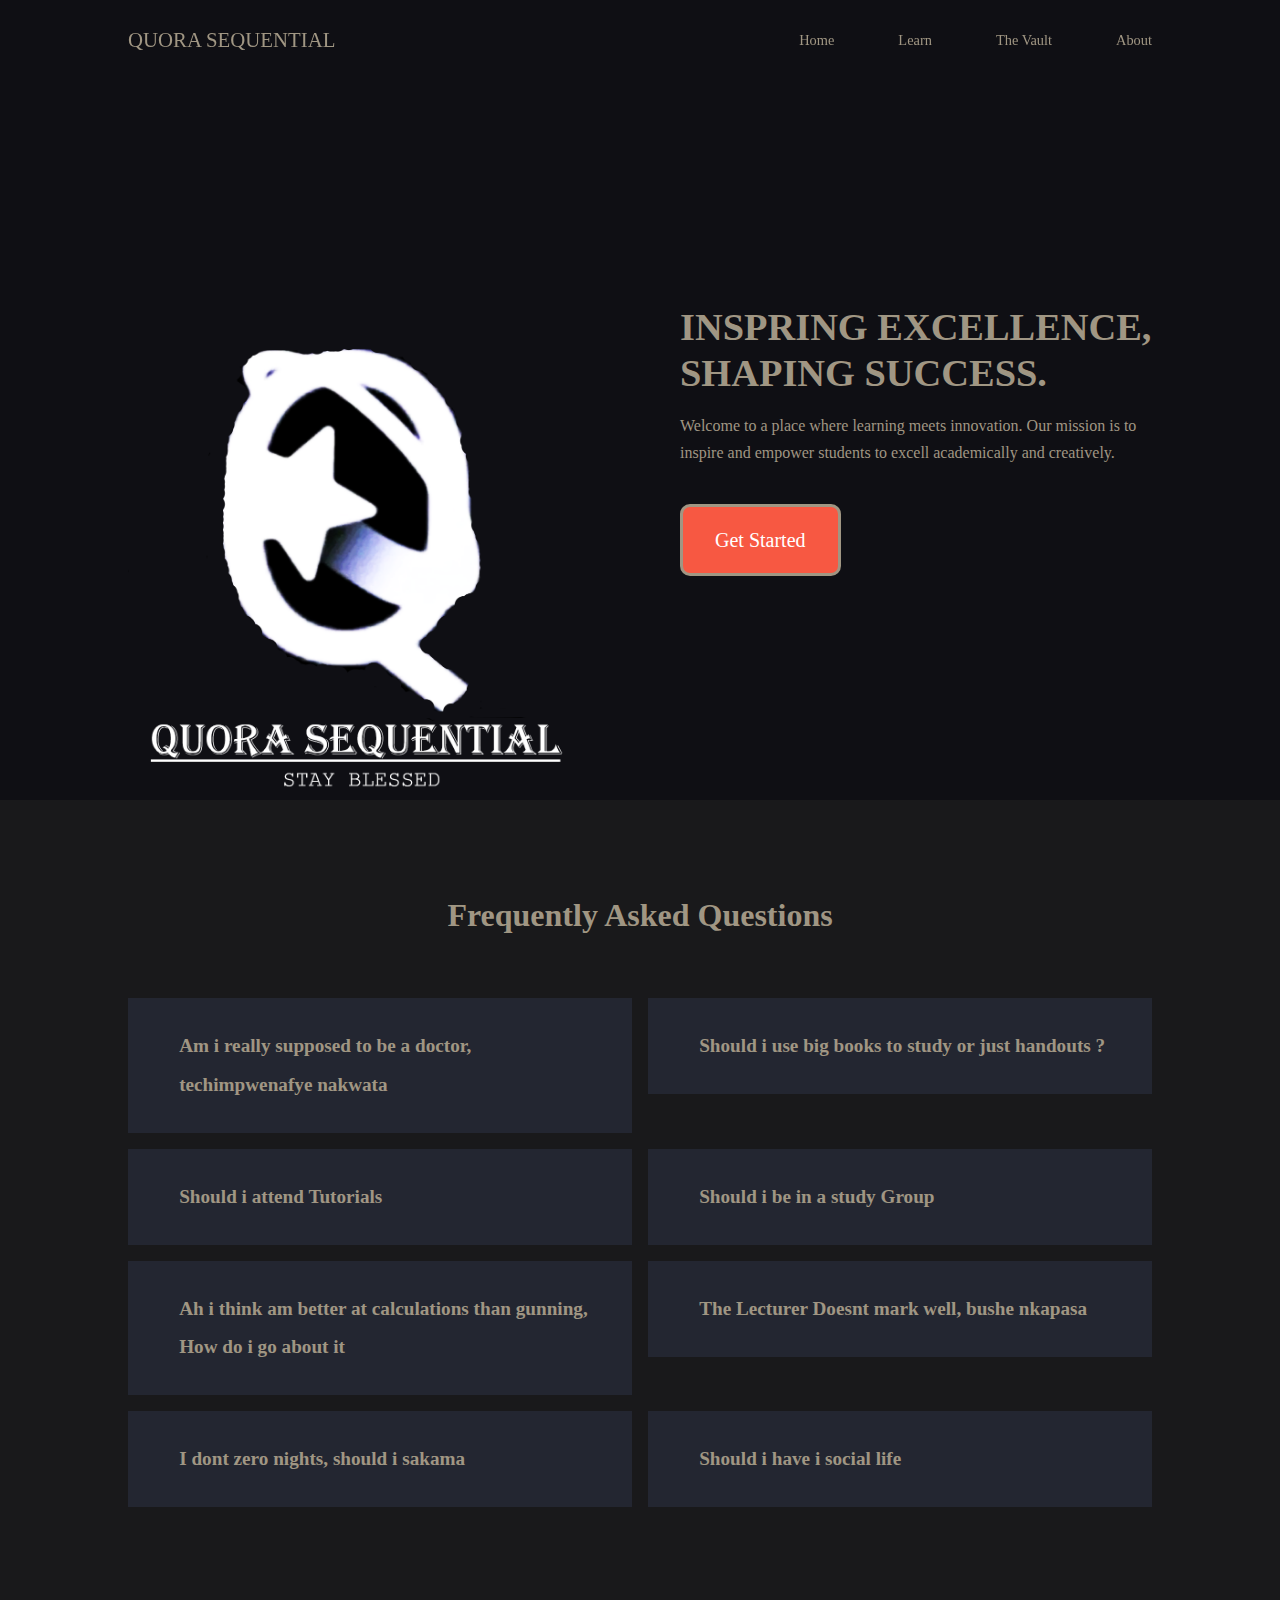
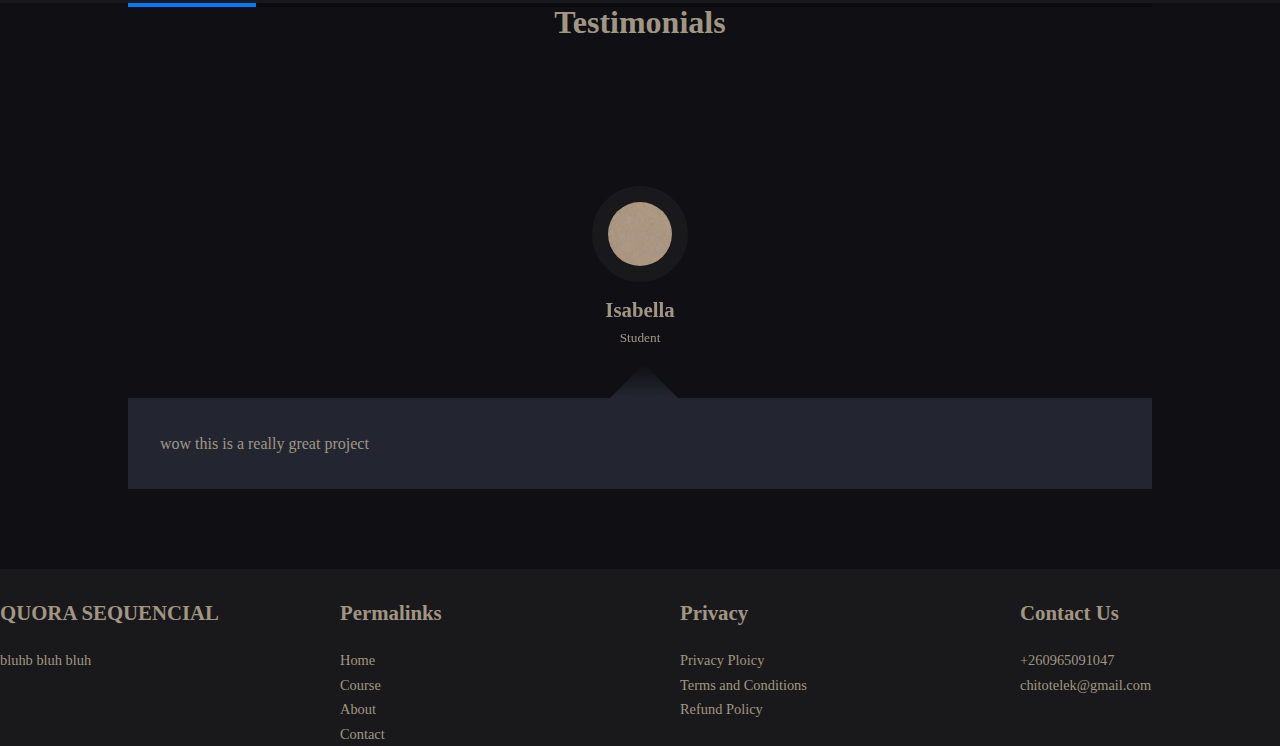
<file: index.html>
<!DOCTYPE html>
<html lang="en">
<head>
  <meta charset="UTF-8">
  <meta http-equiv="X-UA-Compatible" content="IE=Edge">
  <meta name="viewport" content="width=device-width, initial-scale=1">
  <title> Quora Sequential </title>
  <link rel="stylesheet" href="style.css">
  <link rel="stylesheet" href="https://cdn.jsdelivr.net/npm/swiper@11/swiper-bundle.min.css"/>
  <link rel="stylesheet" href="https://unicons.iconscout.com/release/v4.0.8/css/line.css">

</head>
<body>
  <nav>
    <div class="container nav__container">
      <a class="quora" href="index.html"> QUORA SEQUENTIAL </a>
      <ul class="nav__menu">
        <li><a href="index.html"> Home </a></li>
        <li><a href="course.html"> Learn </a></li>
        <li><a href="select.html"> The Vault </a></li>
        <li><a href="contact.html"> About </a></li>
      </ul>
      <button id="open-menu-btn"><i class="uil uil-bars"></i></button>
      <button id="close-menu-btn"><i class="uil uil-multiply"></i></button>
    </div>
  </nav>
  <!--=========== Ka Menu Kapwa   ===============-->


  <header>
    <div class="container header__container">
        <div class="header__right-image">
          <div class="header__right">
            <img class="logo" src="logo.png">
          </div>
        </div>
        <div class="header__left">
          <h1>INSPRING EXCELLENCE, SHAPING SUCCESS.</h1>
          <p>
            Welcome to a place where learning meets innovation. Our mission is to inspire and empower students to excell academically and creatively.
          </p>
          <a href="courses.html" class="btn btn-primary"> Get Started </a>
        </div>
        
    </div>
  </header>
  <!--==============End of Header ============-->



<!--============== Frequently Asked Questions ============-->

  <section class="faqs">
    <h2> Frequently Asked Questions</h2>
    <div class="container faqs__container">
      <article class="faq">
        <div class="faq__icon"><i class="uil uil-plus"></i></div>
        <div class="question__answer">
          <h4> Am i really supposed to be a doctor, techimpwenafye nakwata </h4>
          <p>
            Most people get this thought when things get tough. But know that  couldnt thnk of a better person to be a Dr aside you. Cant you see, people who were better than you arent here. You arent here because you appled. You are here coz God wanted you to be here. So dont let Gods blessing go in vain, give it all you have and leave the rest to him
          </p>
        </div>
      </article>

      <article class="faq">
        <div class="faq__icon"><i class="uil uil-plus"></i></div>
        <div class="question__answer">
          <h4> Should i use big books to study or just handouts ? </h4>
          <p>
            Fyonse, simply because you are not only studying to pass your assesments ut also to save someones life out there someday. Reading multiple sources will broaden your understanding making you one of a kind. 
          </p>
        </div>
      </article>

      <article class="faq">
        <div class="faq__icon"><i class="uil uil-plus"></i></div>
        <div class="question__answer">
          <h4> Should i attend Tutorials </h4>
          <p>
            Yes absolutey, doing this on your own will be a lot tougher than it has to be. seek mentorship from the right, trusted and updated sources. People like Dr. Owen Mwale, abena Tito filya, and  
          </p>
        </div>
      </article>

      <article class="faq">
        <div class="faq__icon"><i class="uil uil-plus"></i></div>
        <div class="question__answer">
          <h4> Should i be in a study Group </h4>
          <p>
            If you are benefiting from it yes. Not a study group where you become a tutor in the process. Members in a study group must build each other. Not eeveryone knows everything, nangu ni ba jobby bene balpusa kah so every member must be able to contribute something.        </p>
        </div>
      </article>

      <article class="faq">
        <div class="faq__icon"><i class="uil uil-plus"></i></div>
        <div class="question__answer">
          <h4> Ah i think am better at calculations than gunning, How do i go about it </h4>
          <p>
            There a plenty of gunning techniques you can apply. Try recording the notes and frequently listen to them in ma pods or headsets. Make pnemonics and sentences that will help you recall things easily. Okay Buti fye ninshi nechimpwena walikwata fye, good at calculations but uli pa som...kkkkk.... ba Doc shuwa.
          </p>
        </div>
      </article>

      <article class="faq">
        <div class="faq__icon"><i class="uil uil-plus"></i></div>
        <div class="question__answer">
          <h4> The Lecturer Doesnt mark well, bushe nkapasa </h4>
          <p>
            Iwe tekanya, you are not the first student to be taught by that Lecturer. there were others Before you and they even managed to get ka A in that same course, have some fi confidence in yourself. Teach yourself to follow the Lecturers demands. Follow his ways
          </p>
        </div>
      </article>

      <article class="faq">
        <div class="faq__icon"><i class="uil uil-plus"></i></div>
        <div class="question__answer">
          <h4> I dont zero nights, should i sakama </h4>
          <p>
            Not really, some people who do that did not complete their goal during the day so they would like to catch up during the night. But if you managed to reach your studying target zeroing snt necesarry. Moreover your body needs all the rest it can get.
          </p>
        </div>
      </article>

      <article class="faq">
        <div class="faq__icon"><i class="uil uil-plus"></i></div>
        <div class="question__answer">
          <h4> Should i have i social life </h4>
          <p>
            Inspite of the pressure of school, having a social network is very cardinal. Remember that your netwrk is your networth
          </p>
        </div>
      </article>

      <!-- <article class="faq">
        <div class="faq__icon"><i class="uil uil-plus"></i></div>
        <div class="question__answer">
          <h4> How Do i study Smart </h4>
          <p>
            go thru past papers and tutorial sheets as thats where questions are sourced from. prepare yourself adequetely by mastering all the concepts that are in there
          </p>
        </div>
      </article>

      <article class="faq">
        <div class="faq__icon"><i class="uil uil-plus"></i></div>
        <div class="question__answer">
          <h4> How Do i study Smart </h4>
          <p>
            go thru past papers and tutorial sheets as thats where questions are sourced from. prepare yourself adequetely by mastering all the concepts that are in there
          </p>
        </div>
      </article>

      <article class="faq">
        <div class="faq__icon"><i class="uil uil-plus"></i></div>
        <div class="question__answer">
          <h4> How Do i study Smart </h4>
          <p>
            go thru past papers and tutorial sheets as thats where questions are sourced from. prepare yourself adequetely by mastering all the concepts that are in there
          </p>
        </div>
      </article>

      <article class="faq">
        <div class="faq__icon"><i class="uil uil-plus"></i></div>
        <div class="question__answer">
          <h4> How Do i study Smart </h4>
          <p>
            go thru past papers and tutorial sheets as thats where questions are sourced from. prepare yourself adequetely by mastering all the concepts that are in there
          </p>
        </div>
      </article> -->
    </div>
  </section>
<!--============== End of Frequently Asked Questions ============-->



<!--============== Students Testimonials ============-->

  <section class="container testimonials__container swiper mySwiper">
    <h2> Testimonials </h2>
    <div class="swiper-wrapper">
      <artical class="testimonial swiper-slide">
         <div class="avatar">
          <img src="isabella.jpg">
         </div>
         <div class="testimonial__info">
          <h4> Isabella </h4>
          <small> Student </small>
         </div>
         <div class="testimonial__body">
          <p>
            wow this is a really great project 
          </p>
         </div>
      </artical>

      <artical class="testimonial swiper-slide">
        <div class="avatar">
         <img src="jose.jpg">
        </div>
        <div class="testimonial__info">
         <h4> Joseph </h4>
         <small> Student </small>
        </div>
        <div class="testimonial__body">
         <p>
           wow this is a really great project 
         </p>
        </div>
      </artical>

      <artical class="testimonial swiper-slide">
        <div class="avatar">
          <img src="prince.jpg">
        </div>
        <div class="testimonial__info">
          <h4> Jalata </h4>
          <small> Student </small>
        </div>
        <div class="testimonial__body">
          <p>
            wow this is a really great project 
          </p>
        </div>
      </artical>

      <artical class="testimonial swiper-slide">
        <div class="avatar">
          <img src="muma.jpg">
        </div>
        <div class="testimonial__info">
          <h4> Mr. Muma </h4>
          <small> Lecturer </small>
        </div>
        <div class="testimonial__body">
          <p>
            wow this is a really great project 
          </p>
        </div>
      </artical>

      <artical class="testimonial swiper-slide">
        <div class="avatar">
         <img src="girl.jpg">
        </div>
        <div class="testimonial__info">
         <h4> Clyness </h4>
         <small> Student </small>
        </div>
        <div class="testimonial__body">
         <p>
           wow this is a really great project 
         </p>
        </div>
      </artical>
      <artical class="testimonial swiper-slide">
        <div class="avatar">
         <img src="julia.jpg">
        </div>
        <div class="testimonial__info">
         <h4> Julia </h4>
         <small> Student </small>
        </div>
        <div class="testimonial__body">
         <p>
           wow this is a really great project 
         </p>
        </div>
      </artical>

      <artical class="testimonial swiper-slide">
        <div class="avatar">
         <img src="kapalu.jpg">
        </div>
        <div class="testimonial__info">
         <h4> Kapalu </h4>
         <small> Student </small>
        </div>
        <div class="testimonial__body">
         <p>
           wow this is a really great project 
         </p>
        </div>
      </artical>

      <artical class="testimonial swiper-slide">
        <div class="avatar">
          <img src="arial.jpg">
        </div>
        <div class="testimonial__info">
          <h4> Arial </h4>
          <small> Student </small>
        </div>
        <div class="testimonial__body">
          <p>
            wow this is a really great project 
          </p>
        </div>
      </artical>
    </div>
    <div class="swiper-pagination"></div>
  </section>


  <!--============== footer ============-->

  <footer>
    <div class="container footer__container">
      <div class="footer__1">
        <a href="index.html" class="footer__logo"><h4> QUORA SEQUENCIAL </h4></a>
        <p>
          bluhb bluh bluh 
        </p>
      </div>

      <div class="footer__2">
        <h4> Permalinks </h4>
        <ul class="permalinks">
          <li><a href="index.html"> Home </a></li>
          <li><a href="course.html"> Course </a></li>
          <li><a href="about.html"> About </a></li>
          <li><a href="contact.html"> Contact </a></li>
        </ul>
      </div>

      <div class="footer__3">
        <h4> Privacy </h4>
        <li> Privacy Ploicy</li>
        <li>Terms and Conditions </li>
        <li> Refund Policy </li>
      </div>

      <div class="footer__4">
        <h4> Contact Us </h4>
        <p>+260965091047  </p>
        <p> chitotelek@gmail.com </p>
      </div>
    </div>
  </footer>

  <script src="https://cdn.jsdelivr.net/npm/swiper@11/swiper-bundle.min.js"></script>
  <script src="main.js"></script>


  <!--============== Students Testimonials scroll effect ============-->
  
  <script>
  var swiper = new Swiper(".mySwiper", {
      pagination: {
        el: ".swiper-pagination",
        type: "progressbar",
      },
      navigation: {
        nextEl: ".swiper-button-next",
        prevEl: ".swiper-button-prev",
      },
    });
  </script>
</body>
</html>
</file>
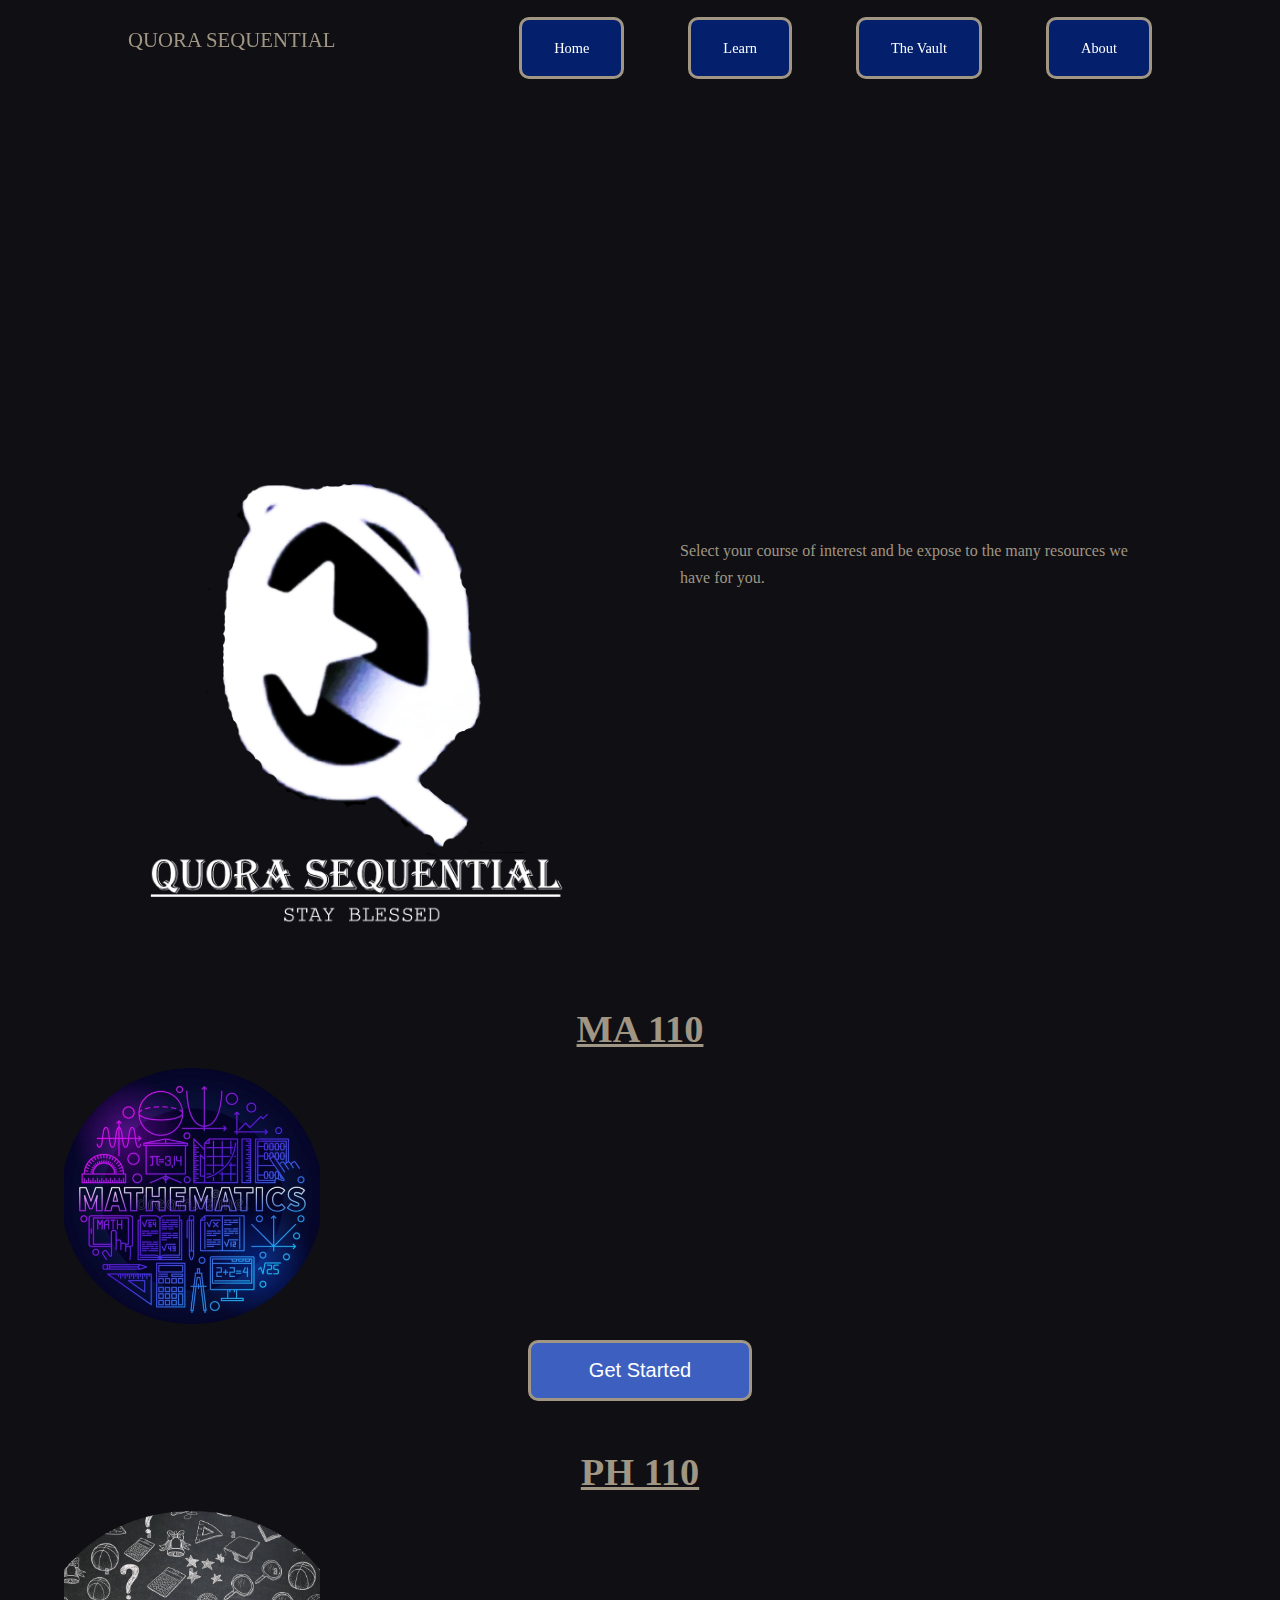
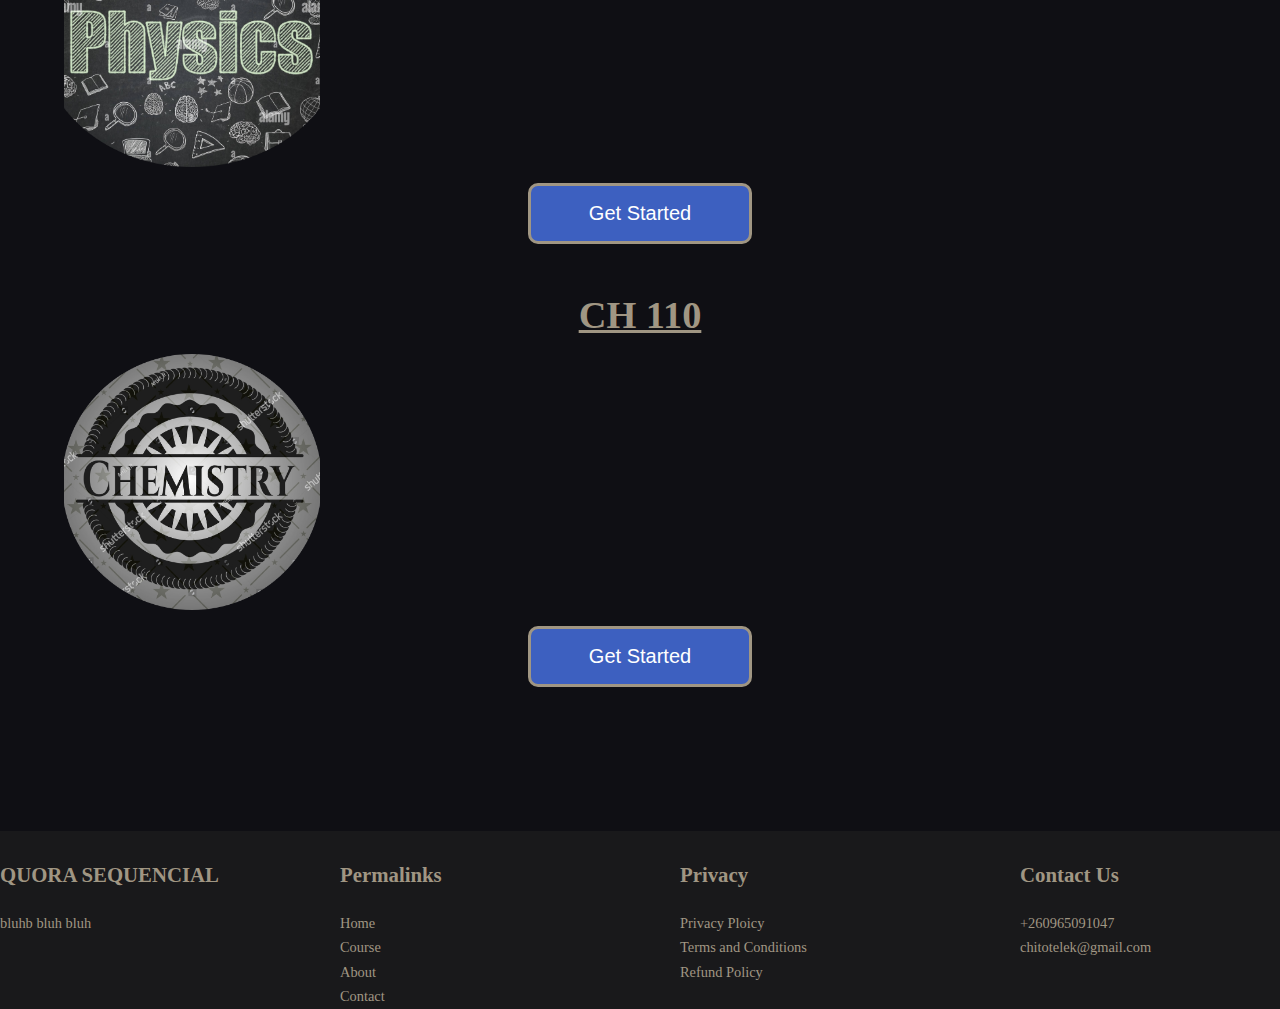
<file: course.html>
<!DOCTYPE html>
<html lang="en">
<head>
  <meta charset="UTF-8">
  <meta name="viewport" content="width=device-width, initial-scale=1.0">
  <link rel="stylesheet" class="term" href="style.css">
  <title> Courses </title>
</head>
<body>
  <nav>
    <div class="container nav__container">
      <a class="quora" class="term" href="index.html"> QUORA SEQUENTIAL </a>
      <ul class="nav__menu">
        <li><a class="term" href="index.html"> Home </a></li>
        <li><a class="term" href="course.html"> Learn </a></li>
        <li><a class="term" href="select.html"> The Vault </a></li>
        <li><a class="term" href="contact.html"> About </a></li>
      </ul>
      <button class="menu-btn"><i class="uil uil-bars"></i></button>
      <button class="menu-btn"><i class="uil uil-multiply"></i></button>
    </div>
  </nav>

  <!-- header -->

  <header class="kos-header">
    <div class="container header__container">
        <div class="header__right-image">
          <div class="header__right">
            <img class="logo" src="logo.png">
          </div>
        </div>
        <div class="header__left">
          <p>
            Select your course of interest and be expose to the many resources we have for you.
          </p>
        </div>
        
    </div>
  </header>

  <!-- COURSES !!!!!!! -->

  <section class="amakos">
    <article class="kos">
      <h1 class="kos-title"> MA 110 </h1>
      <div class="kos-content">
        <img class="kos-pic" src="ma110.png">
        <button class="bton" onclick="toggleTerms('ma-terms')"> Get  Started </button>
        <div id="ma-terms" class="terms" style="display: none;">
          <a class="term" href="term1-ma.html"> Term 1</a><br>
          <a class="term" href="term2-ma.html"> Term 2</a><br>
          <a class="term" href="term3-ma.html"> Term 3</a>
        </div>
      </div>
    </article>

    <article class="kos">
      <h1 class="kos-title"> PH 110 </h1>
      <div class="kos-content">
        <img class="kos-pic" src="ph110.png">
        <button class="bton" onclick="toggleTerms('ph-terms')"> Get  Started </button>
        <div id="ph-terms" class="terms" style="display: none;">
          <a class="term" href="term1-ph.html"> Term 1</a><br>
          <a class="term" href="term2-ph.html"> Term 2</a><br>
          <a class="term" href="term3-ph.html"> Term 3</a>
        </div>
      </div>
    </article>

    <article class="kos">
      <h1 class="kos-title"> CH 110 </h1>
      <div class="kos-content">
        <img class="kos-pic" src="ch110.png">
        <button class="bton" onclick="toggleTerms('ch-terms')"> Get  Started </button>
        <div id="ch-terms" class="terms" style="display: none;">
          <a class="term" href="term1-ch.html"> Term 1</a><br>
          <a class="term" href="term2-ch.html"> Term 2</a><br>
          <a class="term" href="term3-ch.html"> Term 3</a>
        </div>
      </div>
    </article>

  </section>





  <footer>
    <div class="container footer__container">
      <div class="footer__1">
        <a class="links" href="index.html" class="footer__logo"><h4> QUORA SEQUENCIAL </h4></a>
        <p>
          bluhb bluh bluh 
        </p>
      </div>

      <div class="footer__2">
        <h4> Permalinks </h4>
        <ul class="permalinks">
          <li><a class="links" href="index.html"> Home </a></li>
          <li><a class="links" href="course.html"> Course </a></li>
          <li><a class="links" href="about.html"> About </a></li>
          <li><a class="links" href="contact.html"> Contact </a></li>
        </ul>
      </div>

      <div class="footer__3">
        <h4> Privacy </h4>
        <li> Privacy Ploicy</li>
        <li>Terms and Conditions </li>
        <li> Refund Policy </li>
      </div>

      <div class="footer__4">
        <h4> Contact Us </h4>
        <p>+260965091047  </p>
        <p> chitotelek@gmail.com </p>
      </div>
    </div>
  </footer>

  <script>
    function toggleTerms(id) {
      const element = document.getElementById(id);
      if (element.style.display === "none") {
        element.style.display = "block";
      } else {
        element.style.display = "none";
      }
    }
  </script>


<script src="main.js"></script>
</body>
</html>
</file>
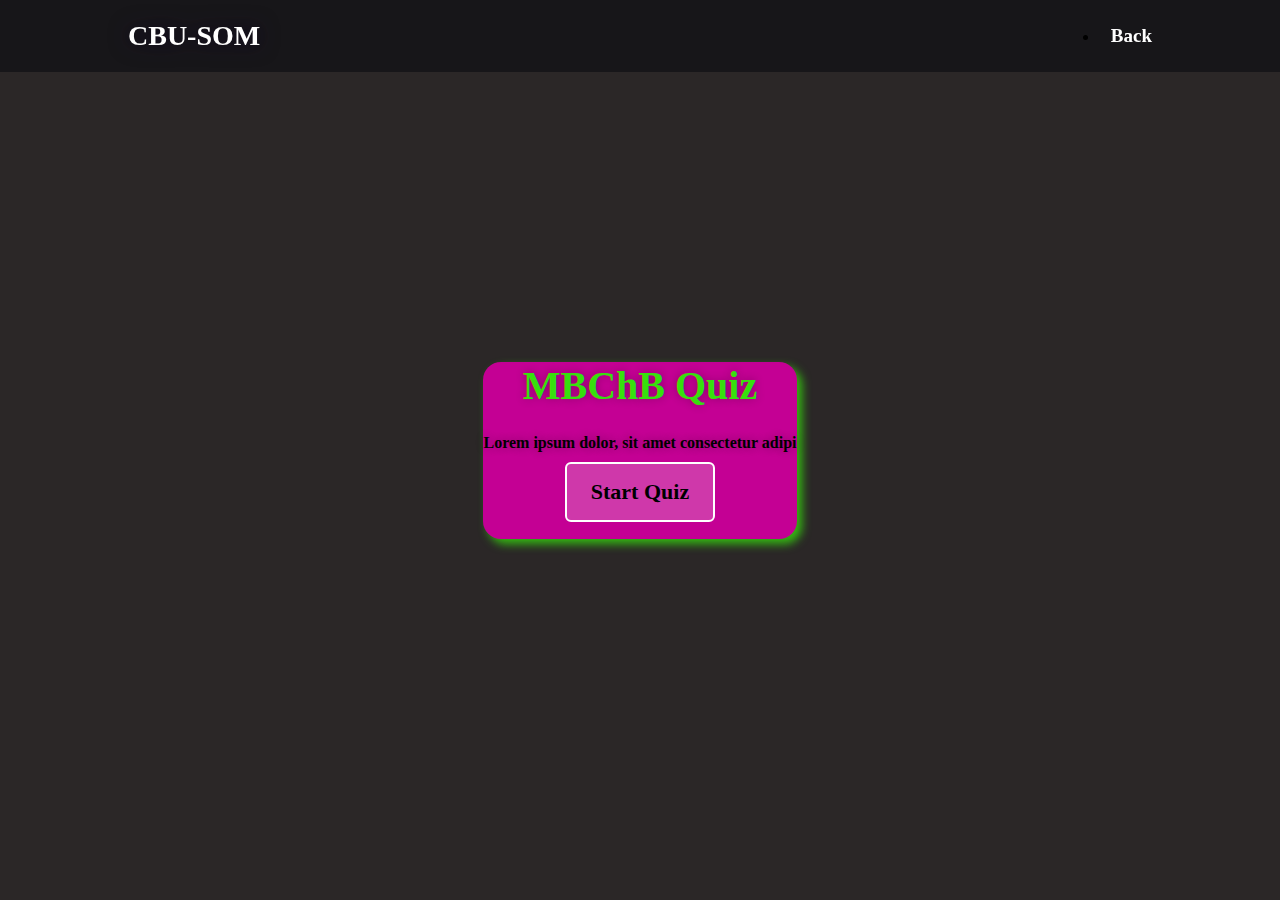
<file: quiz.html>
<!DOCTYPE html>
<html lang="en">
<head>
  <meta charset="UTF-8">
  <meta name="viewport" content="width=device-width, initial-scale=1.0">
  <title> Quiz Game </title>
  <link rel="stylesheet" href="quiz.css">
</head>
<body>

  <main class="main">
        <header>
          <a href="index.html" class="logo"> CBU-SOM </a>

        <!--menu-->
          <nav class="navbar">
            <ul class="menu">
              <li><a href="labs.html"> Back </a></li>
            </ul>
          </nav>
        </header>

        <section class="home">
          <div class="home-content">
            <h1> MBChB Quiz </h1>
            <p> Lorem ipsum dolor, sit amet consectetur adipi</p>
            <button class="start-btn"> Start Quiz </button>
          </div>
        </section>

  </main>
</body>
</html>
</file>
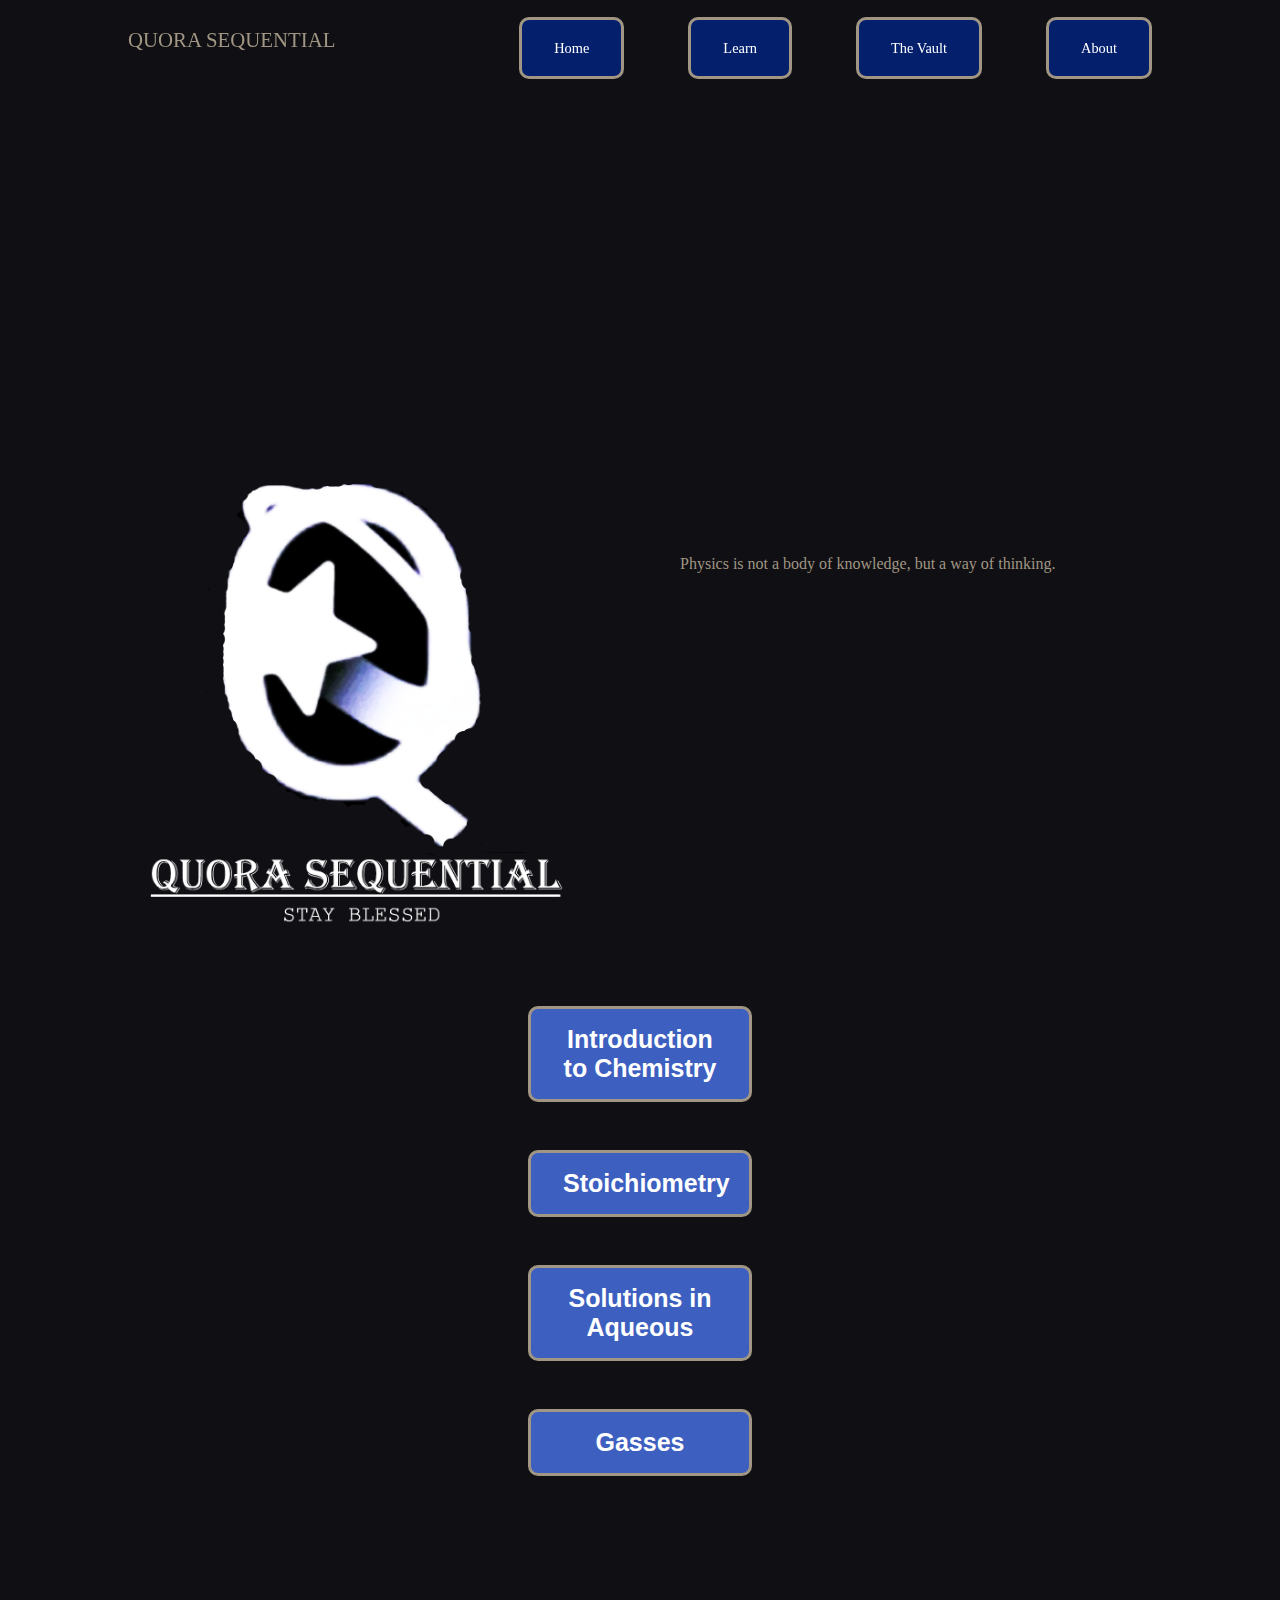
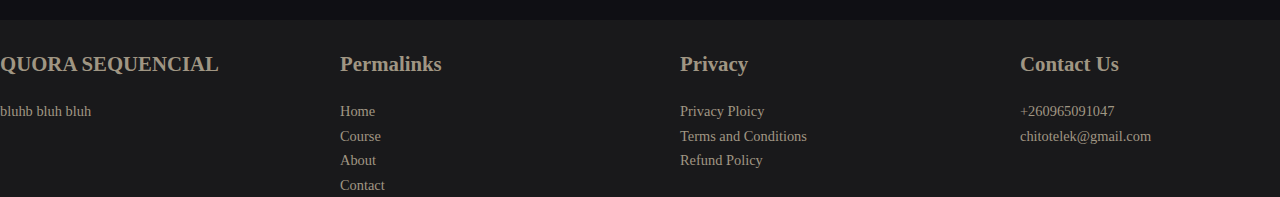
<file: term1-ch.html>
<!DOCTYPE html>
<html lang="en">
<head>
  <meta charset="UTF-8">
  <meta name="viewport" content="width=device-width, initial-scale=1.0">
  <link rel="stylesheet" class="term" href="style.css">
  <title> Term 1 Chemistry </title>
</head>
<body>
  <nav>
    <div class="container nav__container">
      <a class="quora" class="term" href="index.html"> QUORA SEQUENTIAL </a>
      <ul class="nav__menu">
        <li><a class="term" href="index.html"> Home </a></li>
        <li><a class="term" href="course.html"> Learn </a></li>
        <li><a class="term" href="select.html"> The Vault </a></li>
        <li><a class="term" href="contact.html"> About </a></li>
      </ul>
      <button class="menu-btn"><i class="uil uil-bars"></i></button>
      <button class="menu-btn"><i class="uil uil-multiply"></i></button>
    </div>
  </nav>

  <!-- header -->

  <header class="kos-header">
    <div class="container header__container">
        <div class="header__right-image">
          <div class="header__right">
            <img class="logo" src="logo.png">
          </div>
        </div>
        <div class="header__left">
          <p>
            Physics is not a body of knowledge, but a way of thinking.
          </p>
        </div>
        
    </div>
  </header>

  <!-- COURSES !!!!!!! -->

  <section class="amakos">
    <article class="kos">
      <!-- <h1 class="kos-title"> SETS </h1> -->
      <div class="kos-content">
        <button class="bton7" onclick="toggleTerms('first-topic')" > Introduction to Chemistry </button>
        <div id="first-topic" class="terms" style="display: none;">
          <a class="term" href="ch-notes.html"> Notes </a><br>
          <a class="term" href="ch-videos.html"> Videos </a>
        </div>
      </div>
    </article>

    <article class="kos">
      <!-- <h1 class="kos-title"> PH  </h1> -->
      <div class="kos-content">
        <!-- <img class="kos-pic" src="ph110.png"> -->
        <button class="bton7" onclick="toggleTerms('Vectors')"> Stoichiometry </button>
        <div id="Vectors" class="terms" style="display: none;">
          <a class="term" href="mole-notes.html"> Notes </a><br>
          <a class="term" href="mole-videos.html"> Videos </a>
        </div>
      </div>
    </article>

    <article class="kos">
      <!-- <h1 class="kos-title"> CH 110 </h1> -->
      <div class="kos-content">
        <!-- <img class="kos-pic" src="ch110.png"> -->
        <button class="bton7" onclick="toggleTerms('Kinematics')"> Solutions in Aqueous </button>
        <div id="Kinematics" class="terms" style="display: none;">
          <a class="term" href="solutions-notes.html"> Notes </a><br>
          <a class="term" href="solutions-videos.html"> Videos </a>
        </div>
      </div>
    </article>


    <article class="kos">
      <!-- <h1 class="kos-title"> CH 110 </h1> -->
      <div class="kos-content">
        <!-- <img class="kos-pic" src="ch110.png"> -->
        <button class="bton7" onclick="toggleTerms('dynamics')"> Gasses </button>
        <div id="dynamics" class="terms" style="display: none;">
          <a class="term" href="gas-notes.html"> Notes </a><br>
          <a class="term" href="gas-videos.html"> Videos </a>
        </div>
      </div>
    </article>

  </section>





  <footer>
    <div class="container footer__container">
      <div class="footer__1">
        <a class="links" href="index.html" class="footer__logo"><h4> QUORA SEQUENCIAL </h4></a>
        <p>
          bluhb bluh bluh 
        </p>
      </div>

      <div class="footer__2">
        <h4> Permalinks </h4>
        <ul class="permalinks">
          <li><a class="links" href="index.html"> Home </a></li>
          <li><a class="links" href="course.html"> Course </a></li>
          <li><a class="links" href="about.html"> About </a></li>
          <li><a class="links" href="contact.html"> Contact </a></li>
        </ul>
      </div>

      <div class="footer__3">
        <h4> Privacy </h4>
        <li> Privacy Ploicy</li>
        <li>Terms and Conditions </li>
        <li> Refund Policy </li>
      </div>

      <div class="footer__4">
        <h4> Contact Us </h4>
        <p>+260965091047  </p>
        <p> chitotelek@gmail.com </p>
      </div>
    </div>
  </footer>

  <script>
    function toggleTerms(id) {
      const element = document.getElementById(id);
      if (element.style.display === "none") {
        element.style.display = "block";
      } else {
        element.style.display = "none";
      }
    }
  </script>


<script src="main.js"></script>
</body>
</html>
</file>
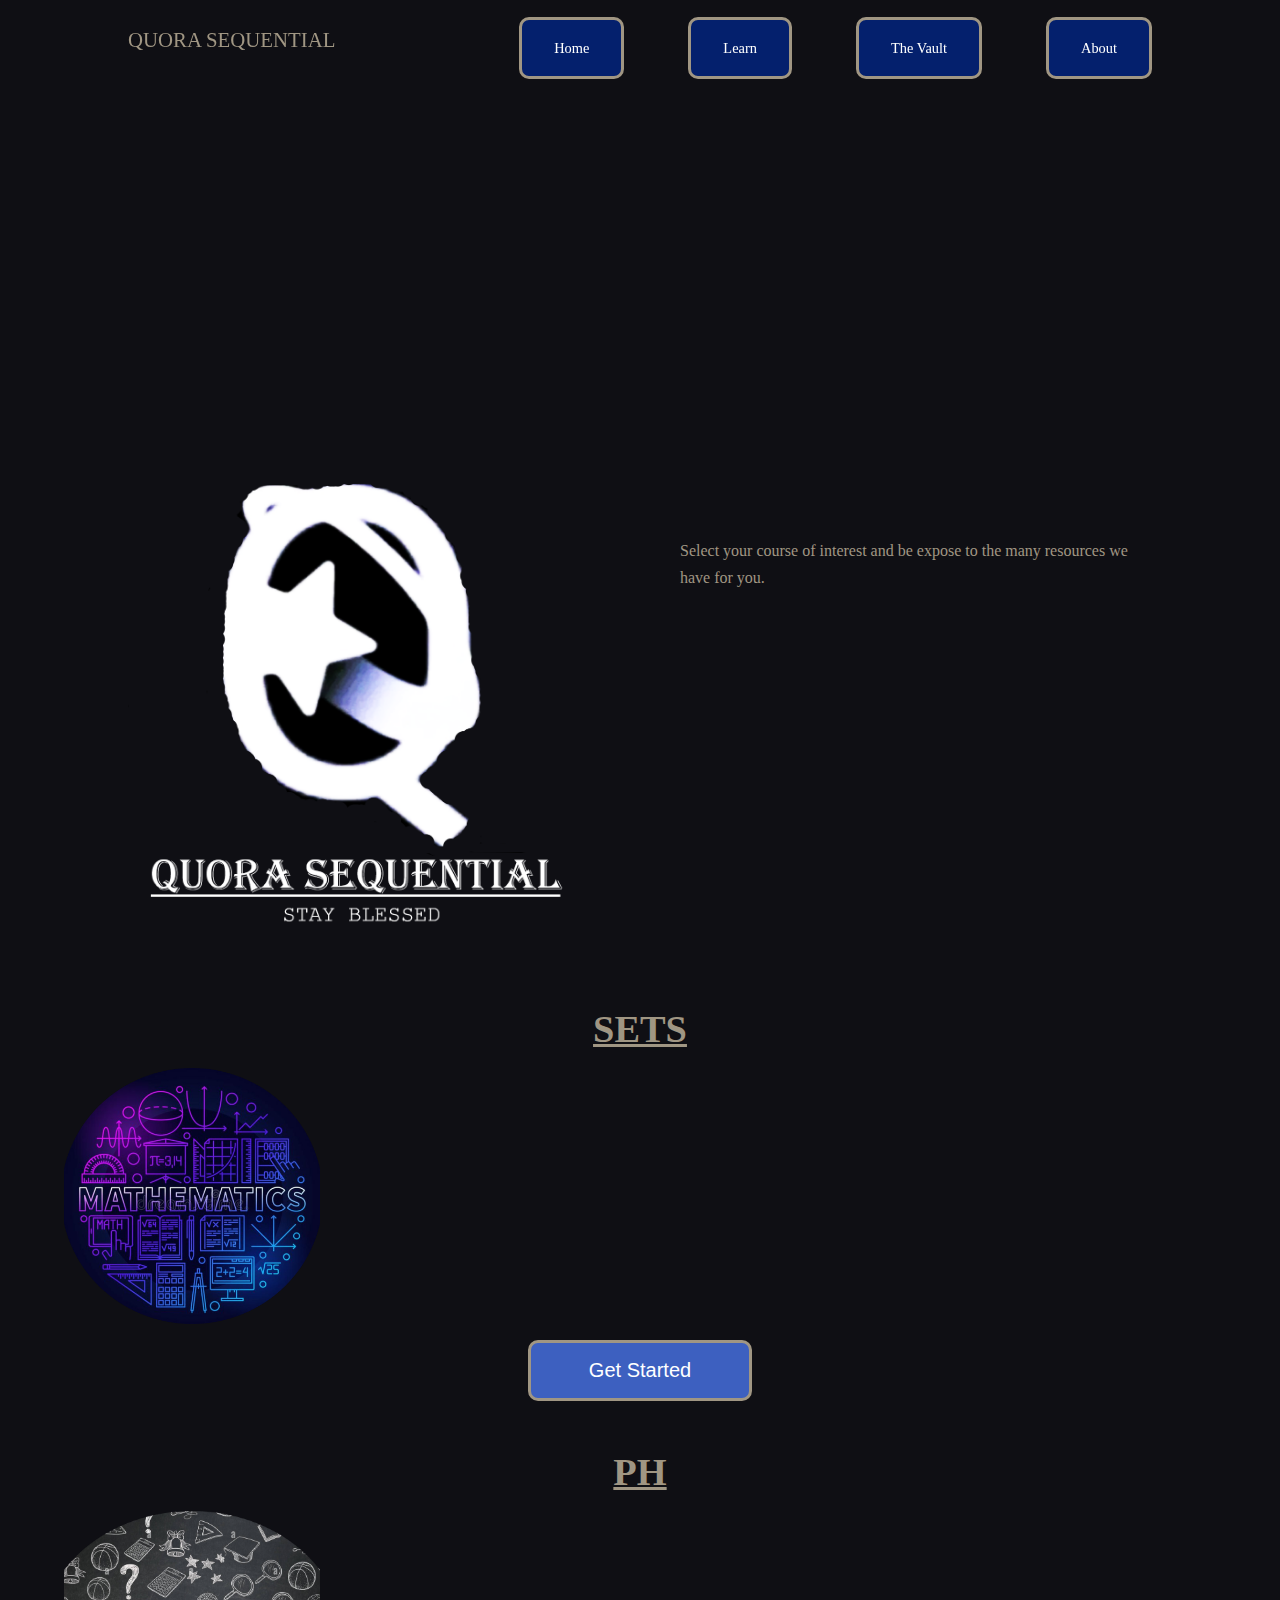
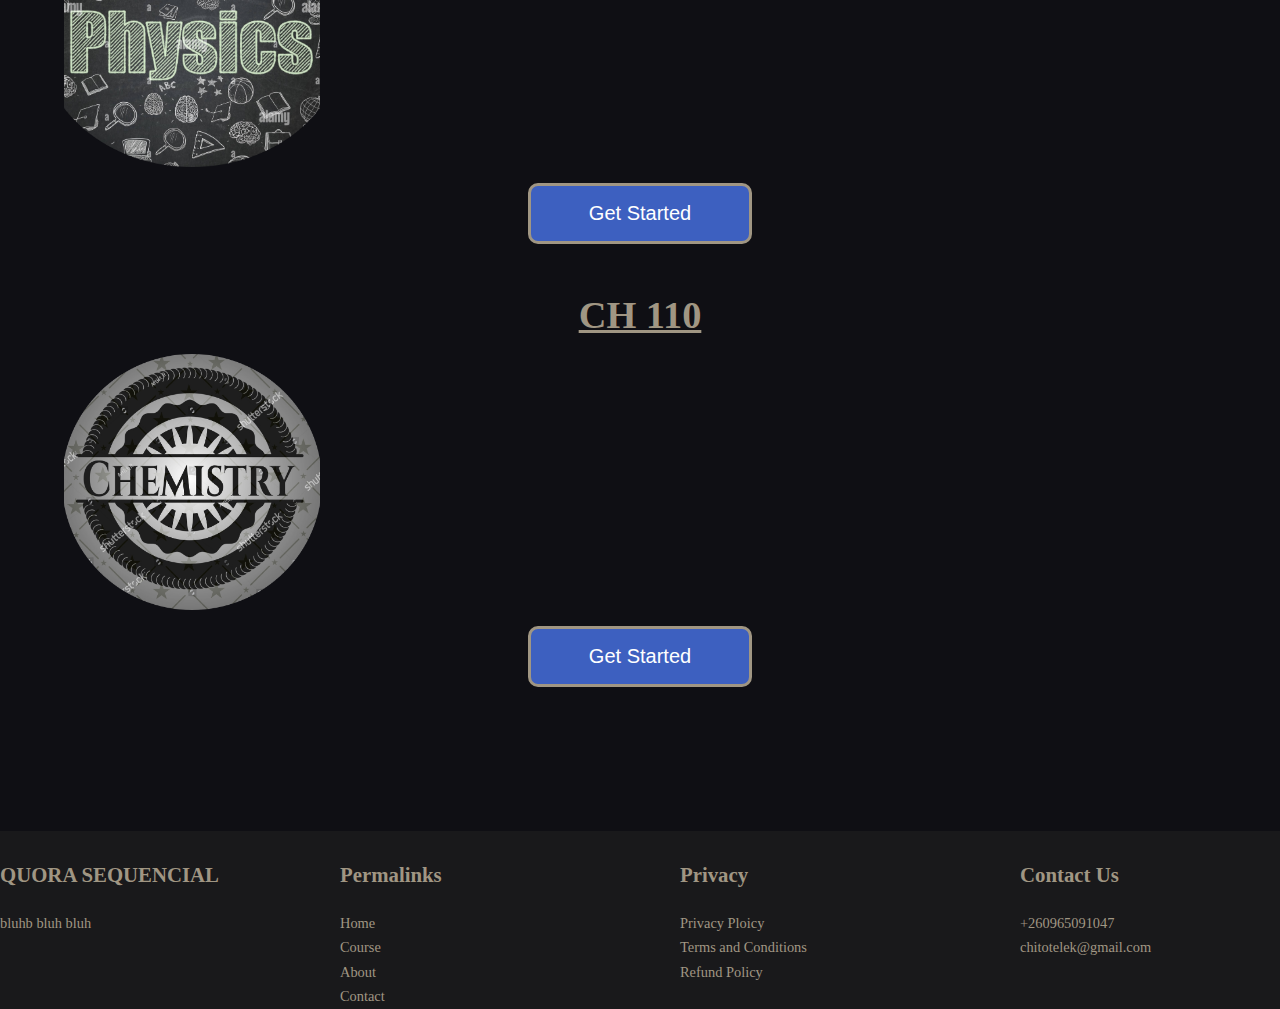
<file: term1-ma.html>
<!DOCTYPE html>
<html lang="en">
<head>
  <meta charset="UTF-8">
  <meta name="viewport" content="width=device-width, initial-scale=1.0">
  <link rel="stylesheet" class="term" href="style.css">
  <title> Courses </title>
</head>
<body>
  <nav>
    <div class="container nav__container">
      <a class="quora" class="term" href="index.html"> QUORA SEQUENTIAL </a>
      <ul class="nav__menu">
        <li><a class="term" href="index.html"> Home </a></li>
        <li><a class="term" href="course.html"> Learn </a></li>
        <li><a class="term" href="select.html"> The Vault </a></li>
        <li><a class="term" href="contact.html"> About </a></li>
      </ul>
      <button class="menu-btn"><i class="uil uil-bars"></i></button>
      <button class="menu-btn"><i class="uil uil-multiply"></i></button>
    </div>
  </nav>

  <!-- header -->

  <header class="kos-header">
    <div class="container header__container">
        <div class="header__right-image">
          <div class="header__right">
            <img class="logo" src="logo.png">
          </div>
        </div>
        <div class="header__left">
          <p>
            Select your course of interest and be expose to the many resources we have for you.
          </p>
        </div>
        
    </div>
  </header>

  <!-- COURSES !!!!!!! -->

  <section class="amakos">
    <article class="kos">
      <h1 class="kos-title"> SETS </h1>
      <div class="kos-content">
        <img class="kos-pic" src="ma110.png">
        <button class="bton" onclick="toggleTerms('ma-terms')"> Get  Started </button>
        <div id="ma-terms" class="terms" style="display: none;">
          <a class="term" href="term1-ma.html"> Notes</a><br>
          <a class="term" href="term2-ma.html"> Videos</a>
        </div>
      </div>
    </article>

    <article class="kos">
      <h1 class="kos-title"> PH  </h1>
      <div class="kos-content">
        <img class="kos-pic" src="ph110.png">
        <button class="bton" onclick="toggleTerms('ph-terms')"> Get  Started </button>
        <div id="ph-terms" class="terms" style="display: none;">
          <a class="term" href="term1-ph.html"> Term 1</a><br>
          <a class="term" href="term2-ph.html"> Term 2</a><br>
          <a class="term" href="term3-ph.html"> Term 3</a>
        </div>
      </div>
    </article>

    <article class="kos">
      <h1 class="kos-title"> CH 110 </h1>
      <div class="kos-content">
        <img class="kos-pic" src="ch110.png">
        <button class="bton" onclick="toggleTerms('ch-terms')"> Get  Started </button>
        <div id="ch-terms" class="terms" style="display: none;">
          <a class="term" href="term1-ch.html"> Term 1</a><br>
          <a class="term" href="term2-ch.html"> Term 2</a><br>
          <a class="term" href="term3-ch.html"> Term 3</a>
        </div>
      </div>
    </article>

  </section>





  <footer>
    <div class="container footer__container">
      <div class="footer__1">
        <a class="links" href="index.html" class="footer__logo"><h4> QUORA SEQUENCIAL </h4></a>
        <p>
          bluhb bluh bluh 
        </p>
      </div>

      <div class="footer__2">
        <h4> Permalinks </h4>
        <ul class="permalinks">
          <li><a class="links" href="index.html"> Home </a></li>
          <li><a class="links" href="course.html"> Course </a></li>
          <li><a class="links" href="about.html"> About </a></li>
          <li><a class="links" href="contact.html"> Contact </a></li>
        </ul>
      </div>

      <div class="footer__3">
        <h4> Privacy </h4>
        <li> Privacy Ploicy</li>
        <li>Terms and Conditions </li>
        <li> Refund Policy </li>
      </div>

      <div class="footer__4">
        <h4> Contact Us </h4>
        <p>+260965091047  </p>
        <p> chitotelek@gmail.com </p>
      </div>
    </div>
  </footer>

  <script>
    function toggleTerms(id) {
      const element = document.getElementById(id);
      if (element.style.display === "none") {
        element.style.display = "block";
      } else {
        element.style.display = "none";
      }
    }
  </script>


<script src="main.js"></script>
</body>
</html>
</file>
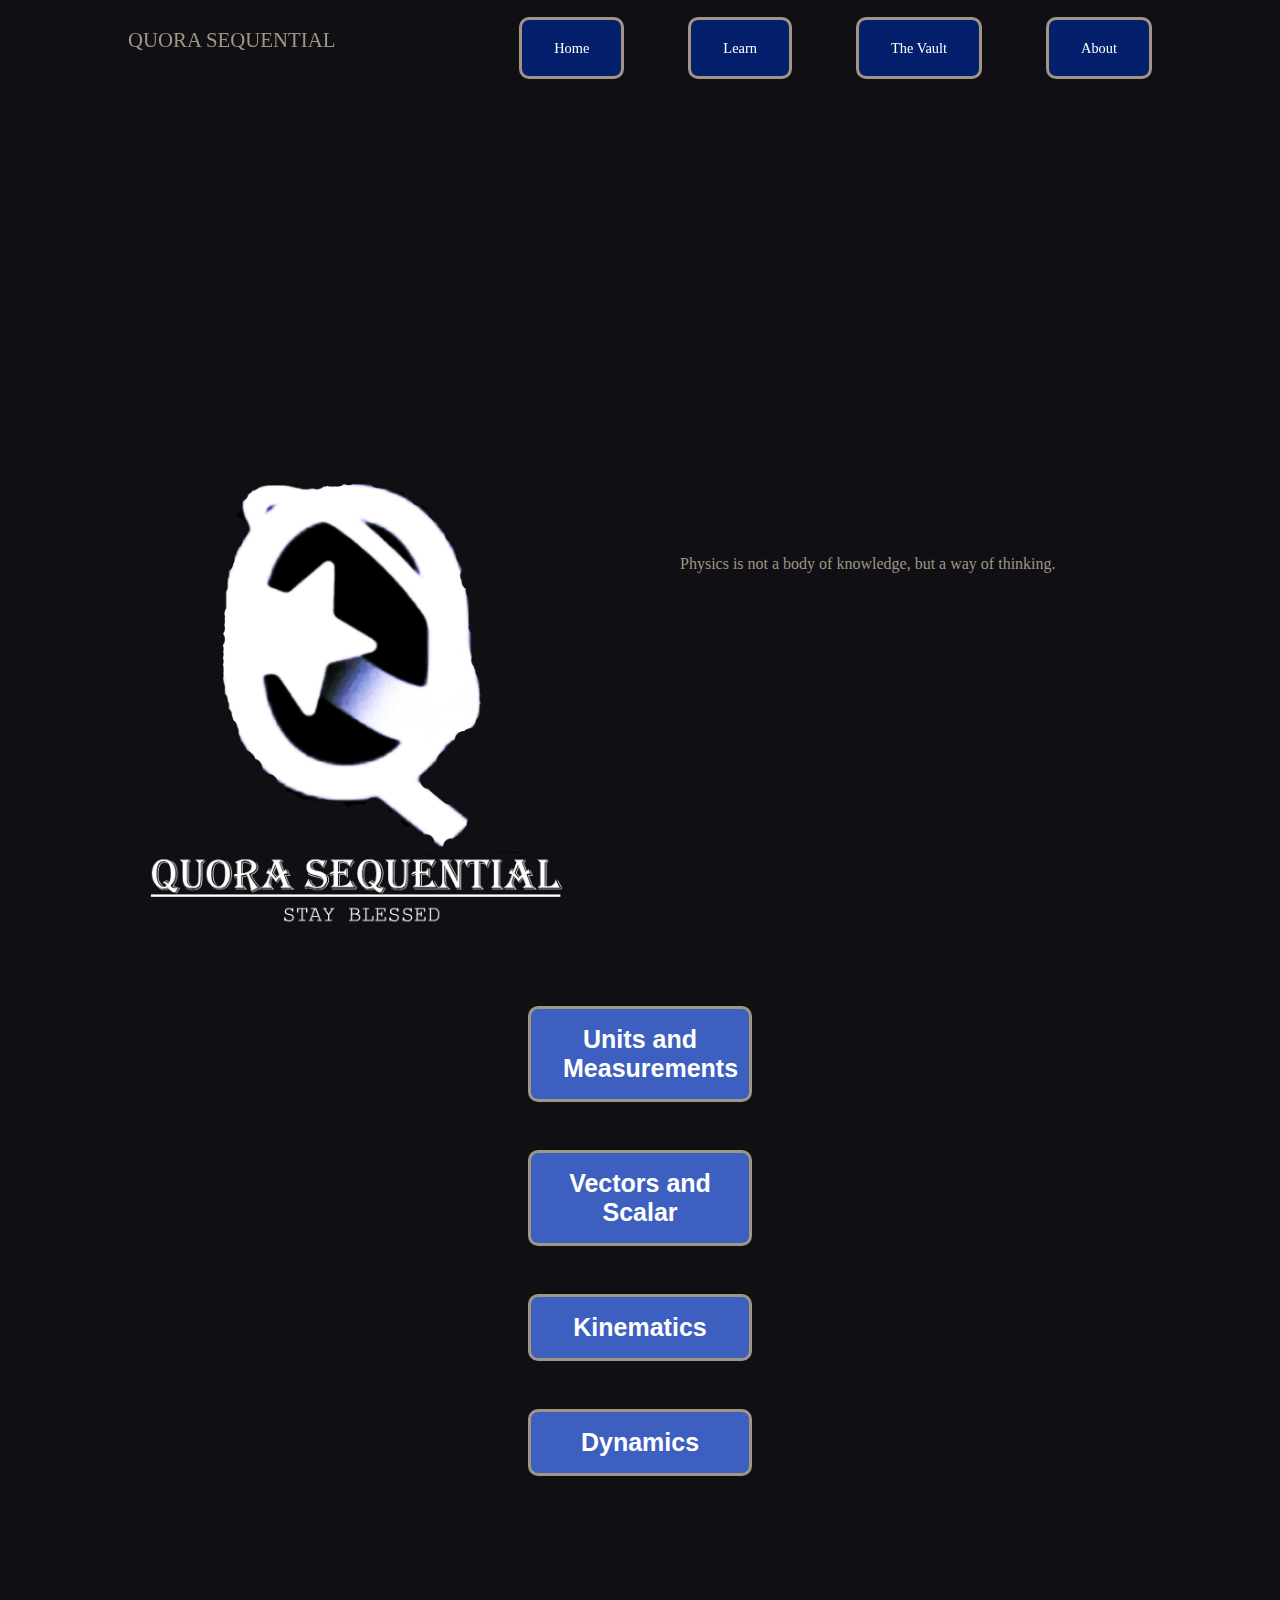
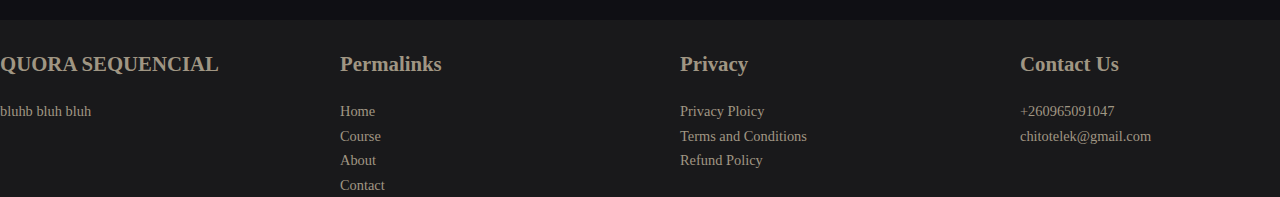
<file: term1-ph.html>
<!DOCTYPE html>
<html lang="en">
<head>
  <meta charset="UTF-8">
  <meta name="viewport" content="width=device-width, initial-scale=1.0">
  <link rel="stylesheet" class="term" href="style.css">
  <title> Term 1 Physics </title>
</head>
<body>
  <nav>
    <div class="container nav__container">
      <a class="quora" class="term" href="index.html"> QUORA SEQUENTIAL </a>
      <ul class="nav__menu">
        <li><a class="term" href="index.html"> Home </a></li>
        <li><a class="term" href="course.html"> Learn </a></li>
        <li><a class="term" href="select.html"> The Vault </a></li>
        <li><a class="term" href="contact.html"> About </a></li>
      </ul>
      <button class="menu-btn"><i class="uil uil-bars"></i></button>
      <button class="menu-btn"><i class="uil uil-multiply"></i></button>
    </div>
  </nav>

  <!-- header -->

  <header class="kos-header">
    <div class="container header__container">
        <div class="header__right-image">
          <div class="header__right">
            <img class="logo" src="logo.png">
          </div>
        </div>
        <div class="header__left">
          <p>
            Physics is not a body of knowledge, but a way of thinking.
          </p>
        </div>
        
    </div>
  </header>

  <!-- COURSES !!!!!!! -->

  <section class="amakos">
    <article class="kos">
      <!-- <h1 class="kos-title"> SETS </h1> -->
      <div class="kos-content">
        <button class="bton7" onclick="toggleTerms('first-topic')" > Units and Measurements </button>
        <div id="first-topic" class="terms" style="display: none;">
          <a class="term" href="units-notes.html"> Notes </a><br>
          <a class="term" href="units-videos.html"> Videos </a>
        </div>
      </div>
    </article>

    <article class="kos">
      <!-- <h1 class="kos-title"> PH  </h1> -->
      <div class="kos-content">
        <!-- <img class="kos-pic" src="ph110.png"> -->
        <button class="bton7" onclick="toggleTerms('Vectors')"> Vectors and Scalar </button>
        <div id="Vectors" class="terms" style="display: none;">
          <a class="term" href="vector-notes.html"> Notes </a><br>
          <a class="term" href="vector-videos.html"> Videos </a>
        </div>
      </div>
    </article>

    <article class="kos">
      <!-- <h1 class="kos-title"> CH 110 </h1> -->
      <div class="kos-content">
        <!-- <img class="kos-pic" src="ch110.png"> -->
        <button class="bton7" onclick="toggleTerms('Kinematics')"> Kinematics </button>
        <div id="Kinematics" class="terms" style="display: none;">
          <a class="term" href="kinematics-notes.html"> Notes </a><br>
          <a class="term" href="kinematics-videos.html"> Videos </a>
        </div>
      </div>
    </article>


    <article class="kos">
      <!-- <h1 class="kos-title"> CH 110 </h1> -->
      <div class="kos-content">
        <!-- <img class="kos-pic" src="ch110.png"> -->
        <button class="bton7" onclick="toggleTerms('dynamics')"> Dynamics </button>
        <div id="dynamics" class="terms" style="display: none;">
          <a class="term" href="dynamics-notes.html"> Notes </a><br>
          <a class="term" href="dynamics-videos.html"> Videos </a>
        </div>
      </div>
    </article>

  </section>





  <footer>
    <div class="container footer__container">
      <div class="footer__1">
        <a class="links" href="index.html" class="footer__logo"><h4> QUORA SEQUENCIAL </h4></a>
        <p>
          bluhb bluh bluh 
        </p>
      </div>

      <div class="footer__2">
        <h4> Permalinks </h4>
        <ul class="permalinks">
          <li><a class="links" href="index.html"> Home </a></li>
          <li><a class="links" href="course.html"> Course </a></li>
          <li><a class="links" href="about.html"> About </a></li>
          <li><a class="links" href="contact.html"> Contact </a></li>
        </ul>
      </div>

      <div class="footer__3">
        <h4> Privacy </h4>
        <li> Privacy Ploicy</li>
        <li>Terms and Conditions </li>
        <li> Refund Policy </li>
      </div>

      <div class="footer__4">
        <h4> Contact Us </h4>
        <p>+260965091047  </p>
        <p> chitotelek@gmail.com </p>
      </div>
    </div>
  </footer>

  <script>
    function toggleTerms(id) {
      const element = document.getElementById(id);
      if (element.style.display === "none") {
        element.style.display = "block";
      } else {
        element.style.display = "none";
      }
    }
  </script>


<script src="main.js"></script>
</body>
</html>
</file>
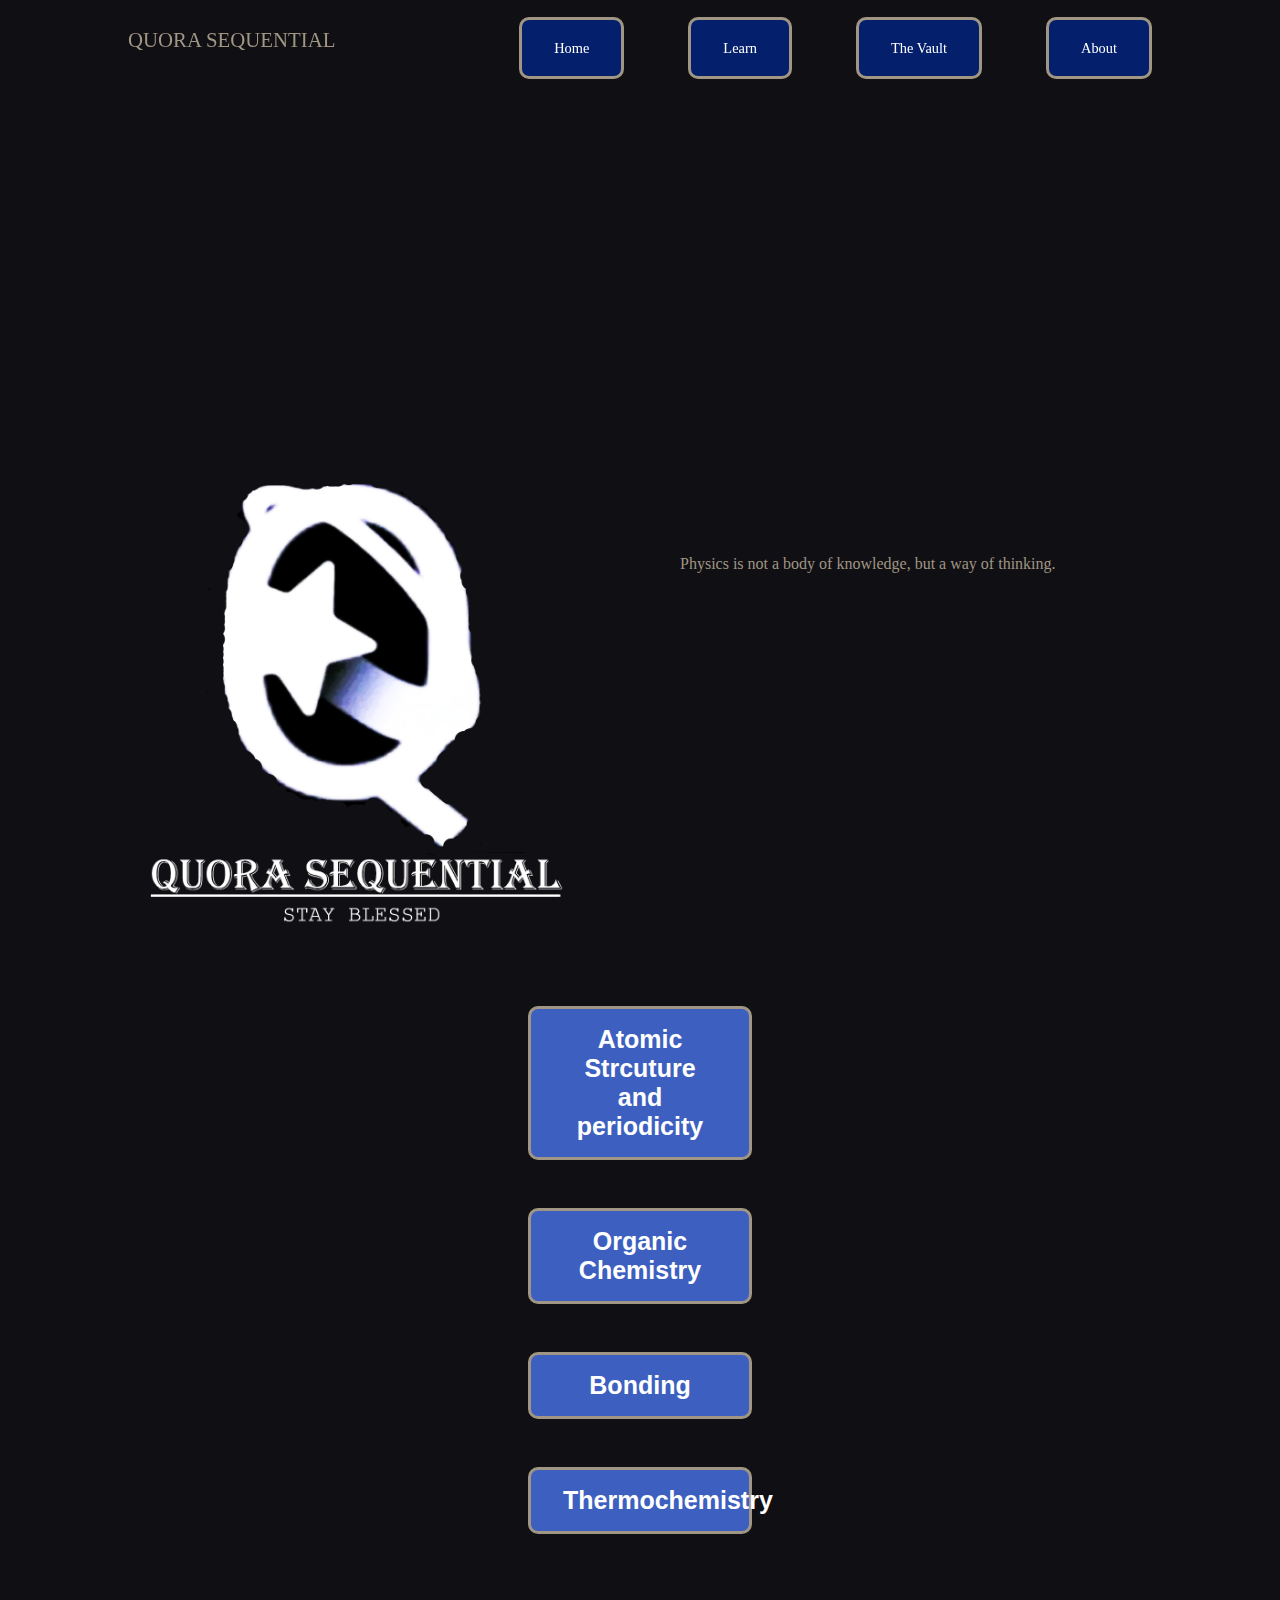
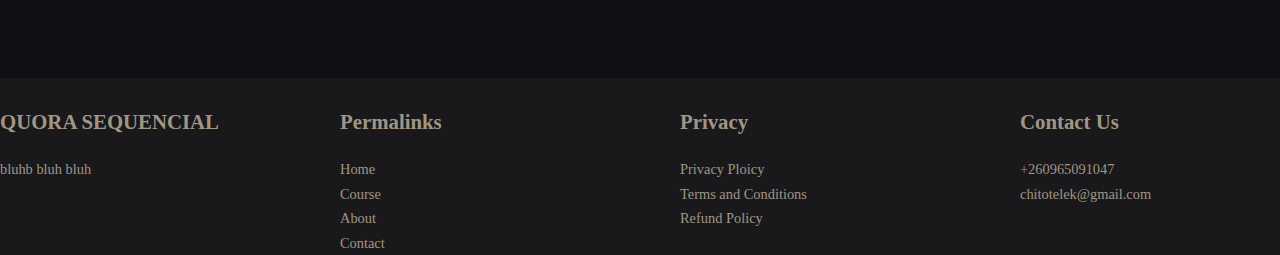
<file: term2-ch.html>
<!DOCTYPE html>
<html lang="en">
<head>
  <meta charset="UTF-8">
  <meta name="viewport" content="width=device-width, initial-scale=1.0">
  <link rel="stylesheet" class="term" href="style.css">
  <title> Term 2 Chemistry </title>
</head>
<body>
  <nav>
    <div class="container nav__container">
      <a class="quora" class="term" href="index.html"> QUORA SEQUENTIAL </a>
      <ul class="nav__menu">
        <li><a class="term" href="index.html"> Home </a></li>
        <li><a class="term" href="course.html"> Learn </a></li>
        <li><a class="term" href="select.html"> The Vault </a></li>
        <li><a class="term" href="contact.html"> About </a></li>
      </ul>
      <button class="menu-btn"><i class="uil uil-bars"></i></button>
      <button class="menu-btn"><i class="uil uil-multiply"></i></button>
    </div>
  </nav>

  <!-- header -->

  <header class="kos-header">
    <div class="container header__container">
        <div class="header__right-image">
          <div class="header__right">
            <img class="logo" src="logo.png">
          </div>
        </div>
        <div class="header__left">
          <p>
            Physics is not a body of knowledge, but a way of thinking.
          </p>
        </div>
        
    </div>
  </header>

  <!-- COURSES !!!!!!! -->

  <section class="amakos">
    <article class="kos">
      <!-- <h1 class="kos-title"> SETS </h1> -->
      <div class="kos-content">
        <button class="bton7" onclick="toggleTerms('first-topic')" > Atomic Strcuture and periodicity </button>
        <div id="first-topic" class="terms" style="display: none;">
          <a class="term" href="atomic-notes.html"> Notes </a><br>
          <a class="term" href="atomic.html"> Videos </a>
        </div>
      </div>
    </article>

    <article class="kos">
      <!-- <h1 class="kos-title"> PH  </h1> -->
      <div class="kos-content">
        <!-- <img class="kos-pic" src="ph110.png"> -->
        <button class="bton7" onclick="toggleTerms('Vectors')"> Organic Chemistry </button>
        <div id="Vectors" class="terms" style="display: none;">
          <a class="term" href="organic-notes.html"> Notes </a><br>
          <a class="term" href="organic-videos.html"> Videos </a>
        </div>
      </div>
    </article>

    <article class="kos">
      <!-- <h1 class="kos-title"> CH 110 </h1> -->
      <div class="kos-content">
        <!-- <img class="kos-pic" src="ch110.png"> -->
        <button class="bton7" onclick="toggleTerms('Kinematics')"> Bonding </button>
        <div id="Kinematics" class="terms" style="display: none;">
          <a class="term" href="bonding-notes.html"> Notes </a><br>
          <a class="term" href="bonding-videos.html"> Videos </a>
        </div>
      </div>
    </article>


    <article class="kos">
      <!-- <h1 class="kos-title"> CH 110 </h1> -->
      <div class="kos-content">
        <!-- <img class="kos-pic" src="ch110.png"> -->
        <button class="bton7" onclick="toggleTerms('dynamics')"> Thermochemistry </button>
        <div id="dynamics" class="terms" style="display: none;">
          <a class="term" href="therm-notes.html"> Notes </a><br>
          <a class="term" href="therm-videos.html"> Videos </a>
        </div>
      </div>
    </article>

  </section>





  <footer>
    <div class="container footer__container">
      <div class="footer__1">
        <a class="links" href="index.html" class="footer__logo"><h4> QUORA SEQUENCIAL </h4></a>
        <p>
          bluhb bluh bluh 
        </p>
      </div>

      <div class="footer__2">
        <h4> Permalinks </h4>
        <ul class="permalinks">
          <li><a class="links" href="index.html"> Home </a></li>
          <li><a class="links" href="course.html"> Course </a></li>
          <li><a class="links" href="about.html"> About </a></li>
          <li><a class="links" href="contact.html"> Contact </a></li>
        </ul>
      </div>

      <div class="footer__3">
        <h4> Privacy </h4>
        <li> Privacy Ploicy</li>
        <li>Terms and Conditions </li>
        <li> Refund Policy </li>
      </div>

      <div class="footer__4">
        <h4> Contact Us </h4>
        <p>+260965091047  </p>
        <p> chitotelek@gmail.com </p>
      </div>
    </div>
  </footer>

  <script>
    function toggleTerms(id) {
      const element = document.getElementById(id);
      if (element.style.display === "none") {
        element.style.display = "block";
      } else {
        element.style.display = "none";
      }
    }
  </script>


<script src="main.js"></script>
</body>
</html>
</file>
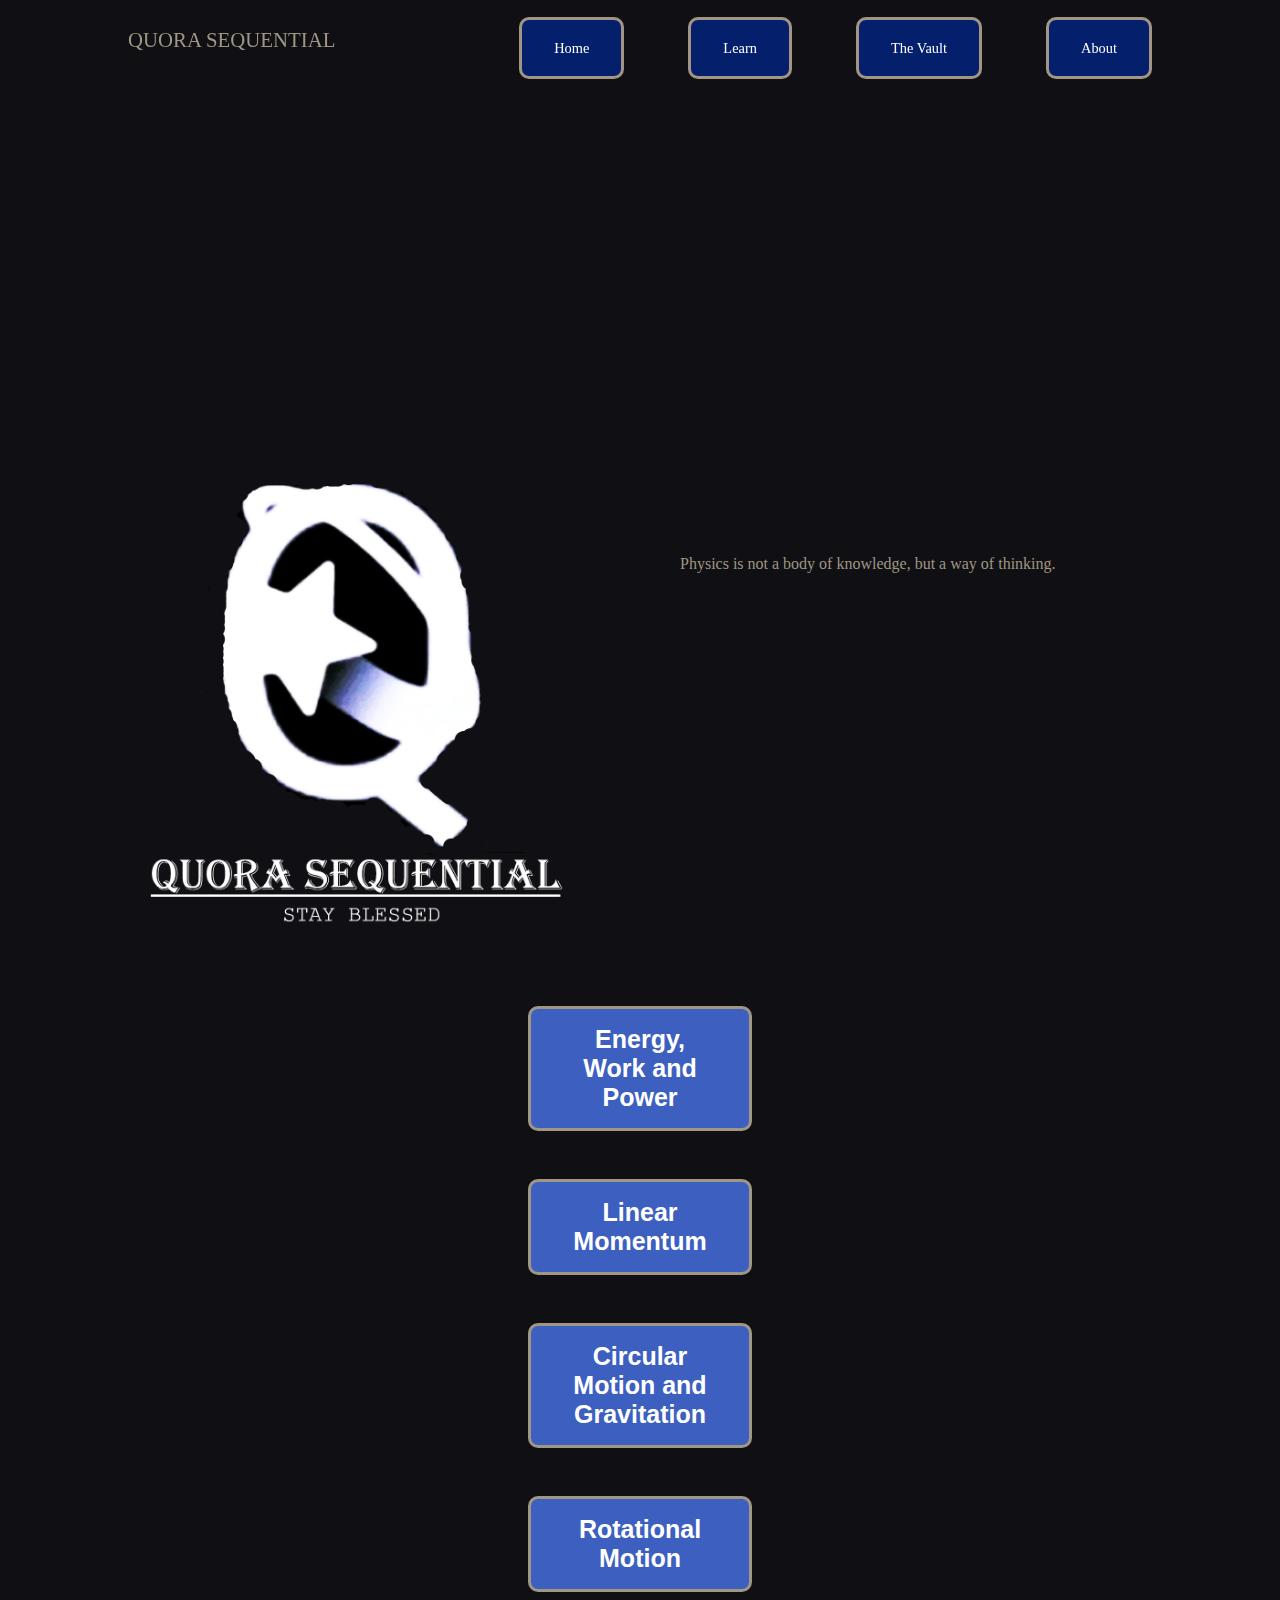
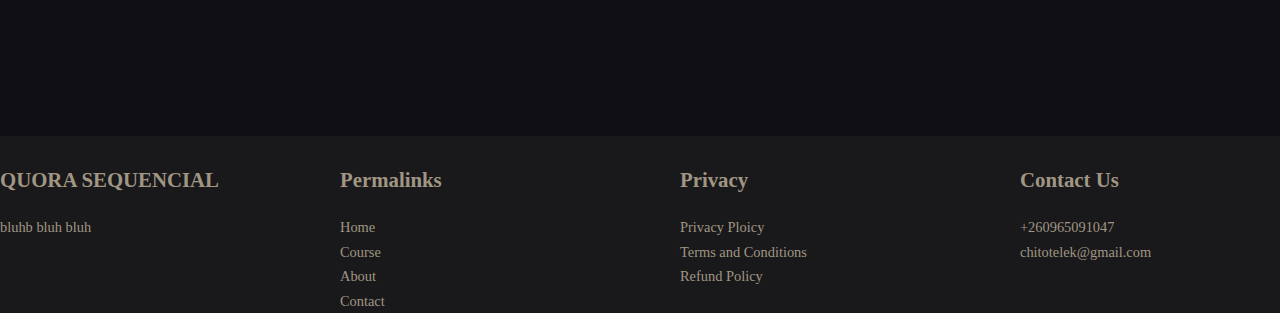
<file: term2-ph.html>
<!DOCTYPE html>
<html lang="en">
<head>
  <meta charset="UTF-8">
  <meta name="viewport" content="width=device-width, initial-scale=1.0">
  <link rel="stylesheet" class="term" href="style.css">
  <title> Term 2 Physics </title>
</head>
<body>
  <nav>
    <div class="container nav__container">
      <a class="quora" class="term" href="index.html"> QUORA SEQUENTIAL </a>
      <ul class="nav__menu">
        <li><a class="term" href="index.html"> Home </a></li>
        <li><a class="term" href="course.html"> Learn </a></li>
        <li><a class="term" href="select.html"> The Vault </a></li>
        <li><a class="term" href="contact.html"> About </a></li>
      </ul>
      <button class="menu-btn"><i class="uil uil-bars"></i></button>
      <button class="menu-btn"><i class="uil uil-multiply"></i></button>
    </div>
  </nav>

  <!-- header -->

  <header class="kos-header">
    <div class="container header__container">
        <div class="header__right-image">
          <div class="header__right">
            <img class="logo" src="logo.png">
          </div>
        </div>
        <div class="header__left">
          <p>
            Physics is not a body of knowledge, but a way of thinking.
          </p>
        </div>
        
    </div>
  </header>

  <!-- COURSES !!!!!!! -->

  <section class="amakos">
    <article class="kos">
      <!-- <h1 class="kos-title"> SETS </h1> -->
      <div class="kos-content">
        <button class="bton7" onclick="toggleTerms('first-topic')" > Energy, Work and Power </button>
        <div id="first-topic" class="terms" style="display: none;">
          <a class="term" href="energy-notes.html"> Notes </a><br>
          <a class="term" href="energy-videos.html"> Videos </a>
        </div>
      </div>
    </article>

    <article class="kos">
      <!-- <h1 class="kos-title"> PH  </h1> -->
      <div class="kos-content">
        <!-- <img class="kos-pic" src="ph110.png"> -->
        <button class="bton7" onclick="toggleTerms('Vectors')"> Linear Momentum </button>
        <div id="Vectors" class="terms" style="display: none;">
          <a class="term" href="momentum-notes.html"> Notes </a><br>
          <a class="term" href="momentum-videos.html"> Videos </a>
        </div>
      </div>
    </article>

    <article class="kos">
      <!-- <h1 class="kos-title"> CH 110 </h1> -->
      <div class="kos-content">
        <!-- <img class="kos-pic" src="ch110.png"> -->
        <button class="bton7" onclick="toggleTerms('Kinematics')"> Circular Motion and Gravitation </button>
        <div id="Kinematics" class="terms" style="display: none;">
          <a class="term" href="circular-notes.html"> Notes </a><br>
          <a class="term" href="circular-videos.html"> Videos </a>
        </div>
      </div>
    </article>


    <article class="kos">
      <!-- <h1 class="kos-title"> CH 110 </h1> -->
      <div class="kos-content">
        <!-- <img class="kos-pic" src="ch110.png"> -->
        <button class="bton7" onclick="toggleTerms('dynamics')"> Rotational Motion </button>
        <div id="dynamics" class="terms" style="display: none;">
          <a class="term" href="rotation-notes.html"> Notes </a><br>
          <a class="term" href="rotation-videos.html"> Videos </a>
        </div>
      </div>
    </article>

  </section>





  <footer>
    <div class="container footer__container">
      <div class="footer__1">
        <a class="links" href="index.html" class="footer__logo"><h4> QUORA SEQUENCIAL </h4></a>
        <p>
          bluhb bluh bluh 
        </p>
      </div>

      <div class="footer__2">
        <h4> Permalinks </h4>
        <ul class="permalinks">
          <li><a class="links" href="index.html"> Home </a></li>
          <li><a class="links" href="course.html"> Course </a></li>
          <li><a class="links" href="about.html"> About </a></li>
          <li><a class="links" href="contact.html"> Contact </a></li>
        </ul>
      </div>

      <div class="footer__3">
        <h4> Privacy </h4>
        <li> Privacy Ploicy</li>
        <li>Terms and Conditions </li>
        <li> Refund Policy </li>
      </div>

      <div class="footer__4">
        <h4> Contact Us </h4>
        <p>+260965091047  </p>
        <p> chitotelek@gmail.com </p>
      </div>
    </div>
  </footer>

  <script>
    function toggleTerms(id) {
      const element = document.getElementById(id);
      if (element.style.display === "none") {
        element.style.display = "block";
      } else {
        element.style.display = "none";
      }
    }
  </script>


<script src="main.js"></script>
</body>
</html>
</file>
<file: style.css>
* {
  padding: 0;
  margin: 0;
  border: 0;
  outline: 0;
  text-decoration: none;
  list-style: none;
  box-sizing: border-box;
}

:root {
  --color-primary: #6c63ff;
  --color-succes: #00bf8e;
  --color-warning: #f7c94b;
  --color-danger: #f75842; 
  --color-me: rgb(160, 150, 131);
  --color-danger-variant: #rgba(246, 88, 66, 0.4);
  --color-white: #fff;
  --color-light: rgba(255, 255, 255, 0.7);
  --color-black: #000;
  --color-bg: #232631;
  --color-bg1: #19191b;
  --color-bg2: #424890;
  
  --container-width-lg: 80%;
  --container-width-md: 90%;
  --container-width-sm: 96%;

  --transition: all 400ms ease;
}

.quora {
  font-size: 1.3rem;
}

.head {
  background: var(--color-bg);
  height: 8rem;
  width: 100%;
}

.head1 {
  display: block;
}

.q1 {
  border-right: 2px solid #fff;
  padding-right: 15px;
}


.head p {
  font-size: 26px;
  line-height: 1.8rem;
  font-weight: 700;
  text-align: center;
}

.intro {
  margin-top: 10rem;
  justify-content: center;
  text-align: center;
  text-decoration: underline;
}

.umubili {
  height: 100vh;
  width: 25rem;
  display: flex;
  flex-direction: column;
  justify-content: center;
  align-items: center;
  margin-top: 17rem;
  margin-bottom: 17rem;
}

.pi {
  border-radius: 50%;
  height: 15rem;
  padding: 2rem 2rem 2rem;
  width: 15rem;
}

.program {
  text-align: center;
  background: var(--color-bg);
  border-radius: 1rem;
  margin-bottom: 2rem;

}

.program h2 {
  margin-bottom: 1px;
  font-size: 35px;
}

.go-btn {
  margin-bottom: 1.5rem;
  margin-top: .5rem;
}

body {
 font-family: 'Times New Roman', Times, serif;
 line-height: 1.7;
 color:var(--color-me);
 background: rgb(15, 15, 20);
}

.container {
  width: var(--container-width-lg);
  margin: 0 auto;
}

section {
  padding: 6rem 0 ;
}

section h2{
  text-align: center;
  margin-bottom: 4rem;
}

h1,
h2,
h3,
h4,
h5 {
 line-height: 1.2;
}

h1 {
  font-size: 2.4rem;
}

h2 {
  font-size: 2rem;
}

h3 {
  font-size: 1.6rem;
}

h4 {
  font-size: 1.3rem;
}

a {
  color:var(--color-me);
}

.logo {
  width: 100%;
  display: block;
  object-fit: cover;
  margin-bottom: -15rem;
}

.btn {
  border-radius: 10px;
  display: inline-block;
  color: #fff;
  font-size: 20px;
  background: #424890;
  padding: 1rem 2rem;
  border: 3px solid var(--color-me);
  font-weight: 500;
  transition: var(--transition);
}

.btn:hover {
  background: transparent;
  color: var(--color-white);
  border: var(--color-white);
}

.btn-primary {
  background: var(--color-danger);
  color: var(--color-white);
}

/*========== navbar ===========*/
nav {
  background: transparent;
  width: 100vw;
  height: 5rem;
  position: fixed;
  top: 0;
  z-index: 11;
}

.window-scroll {
  background: var(--color-bg1);
  box-shadow: 0 1rem 2rem rgba(0, 0, 0, 0.2);
}

.nav__container {
  height: 5rem;
  display: flex;
  justify-content: space-between;
  align-items: center;
}

nav button {
  display: none;
}

.nav__menu {
  display: flex;
  height: 
  align-items: center;
  gap: 4rem;
}

.nav__menu a {
  font-size: 0.9rem;
  transition: all 400ms ease;
}

.nav__menu a:hover {
  color: var(--color-bg2);
}

/*========== navbar ===========*/
header {
  position: relative;
  top: 5rem;
  overflow: hidden;
  height: 80vh;
  margin-bottom: 5rem;
}

.header__container{ 
  display: grid; 
  grid-template-columns: 1fr 1fr;
  align-items: center;
  gap: 5rem;
  height: 100%;
}

.header__left p {
  margin: 1rem 0 2.4rem;
}

/*========== samples ===========*/
.categories{ 
  background: var(--color-bg1);
  margin-bottom: 5rem;
  height: 39rem;
  height: 130vh;

}

.categories h1 {
  line-height: 1;
  margin-bottom: 3rem;
}

.categories__container {
  display: grid;
  grid-template-columns: 40% 60%;
  gap: 4rem;
}

.categories__left p { 
  margin: 1rem 0 3rem;
}

.categories__left {
  margin-right: 4rem;
}

.categories__right { 
  display: grid;
  grid-template-columns: repeat(3, 1fr);
  gap: 1.2rem;
}

.category {
  background: var(--color-bg);
  padding: 2rem;
  border-radius: 2rem;
  transition: var(--transition);
}

.category:hover {
  box-shadow: 0 3rem 3rem rgba(0, 0, 0, 0.3);
  z-index: 1;
}

.categories__icon {
  background: var(--color-primary);
  padding: 0.7rem;
  border-radius: 0.9rem;
}

.category h4 {
  text-decoration: underline;
  padding: 2rem 0 1rem;
}

.category p {
  font-size: 0.85rem;
}

/*========== faqs ===========*/

.faqs {
  margin-top: 2rem;
  background: var(--color-bg1);
  box-shadow: insert 0 0 3rem rgba(0, 0, 0, 0.5);
}

.faqs__container {
  display: grid;
  grid-template-columns: 1fr 1fr;
  gap: 1rem;
}

.faq {
  padding: 1.8rem;
  display: flex;
  align-items: center;
  gap: 1.4rem;
  height: fit-content;
  background: var(--color-bg);
  cursor: pointer;
}

.faq h4 {
  font-size: 1.2rem;
  line-height: 2;
}

.faq__icon { 
  align-self: flex-start;
  font-size: 1.2rem;
}

.faq p {
  margin-top: 0.8rem;
  display: none;
}

.faq.open p {
  display: block;
}

/*========== TESTIMONIALS ===========*/

.testimonials__container {
  overflow-x: hidden;
  position: relative;
  margin-bottom: 5rem;
}

.testimonial {
  padding-top: 5rem;
}

.avatar {
  width: 6rem;
  height: 6rem;
  border-radius: 50%;
  overflow: hidden;
  margin: 0 auto 1rem;
  border: 1rem solid var(--color-bg1);
}

.testimonial__info {
  text-align: center;
}

.testimonial__body {
  background: var(--color-bg);
  padding: 2rem;
  margin-top: 3rem;
  position: relative;
}

.testimonial__body::before {
  content: "";
  width: 3rem;
  height: 3rem; 
  background: linear-gradient( 135deg, transparent, var(--color-bg), var(--color-bg));
  position: absolute;
  left: 48%;
  top: -1.5rem;
  transform: rotate(45deg);
}

/*========== Footer ===========*/

footer {
  background: var(--color-bg1);
  padding-top: 2rem;
  font-size: 0.9rem;
  width: 100%;
}

.footer__container h4{
  padding-bottom: 1.4rem;
}

.faqs__container > div {
  line-height: 1.2rem;
}

.footer__container {
  display: grid;
  grid-template-columns: repeat(4, 1fr);
  gap: 5rem;
  width: 100%;
}

              /*========== Footer ===========*/


@media screen and (max-width: 600px ) {
  .container {
    width: var(--container-width-md);
  }
  h1 {
    font-size: 2.2rem;
  }


  h2 {
    font-size: 1.7rem;
  }

  h3 {
    font-size: 1.4rem;
  }

  h4 {
    font-size: 1.2rem;
  }

/*============ Navbar =========*/

  nav button {
    display: inline-block;
    background: transparent;
    font-size: 1.8rem;
    color: wheat;
    cursor: pointer;
  }  

  nav button#close-menu-btn {
    display: none;
  }

  .nav__menu {
    position: fixed;
    top: 5rem;
    right: 5%;
    width: 8rem;
    height: fit-content;
    flex-direction: column;
    gap: 0;
    display: none;
  }

  @keyframes animateNavItems {
    0% {
      transform: rotateZ(-90deg);
    }

    100% {
      transform: rotateZ(0);
      opacity: 1;
    }
  }

  .nav__menu li {
    width: 100%;
    height: 3rem;
    border-bottom: 2px solid #0000;
    animation: animateNavItems 300ms linear forwards;
    transform-origin: top right;
  }

  .nav__menu li a {
    color: #100;
    width: 100%;
    height: 100%;
    box-shadow: -4rem 6rem 10rem rgba(0, 0, 0, 0.8);
    background: rgb(134, 120, 94);
    display: grid;
    place-items: center;
    font-weight: 900;
    font-size: 1.2rem;
    transition: var(--transition);
  }

  .nav__menu li a:hover {
    background: transparent;
    color: var(--color-me);

  }

  /* ============ HEADER ======== */

  .header__container{  
    grid-template-columns: 1fr;
    gap: 1px;
    text-align: center;
    margin-top: 5rem;
  }

  header {
    height: 140vh;
  }

  .categories__container {
    display: flex;
    flex-direction: column;
  }

  .header__left p {
    font-size: 2.0rem;
    font-weight: bold;
    margin-bottom: 1.1rem;
    line-height: 1.9rem;
  }

  

  /* =========== faqs ======== */

  .faqs__container {
    grid-template-columns: 1fr;
  }

  /* ============ TESTIMONIALS ========== */

  .testimonial__body {
    padding: 1.2rem;
  }

  /* ========== FOOTER ========== */
  
  .footer__container {
    grid-template-columns: 1fr;
    text-align: center;
    gap: 2rem;
  }

  .footer__container h4 {
    text-decoration: underline;
  }

  .footer__1 p {
    margin: 1rem auto;
  }
}

.tricks__container {
  margin-bottom: 2rem;
}

.tricks__container p {
  margin: 2rem 0 1rem;

}

.utuntu {
  display: grid;
  grid-template-columns: 1fr 1fr;
  gap: 2rem;
  margin: 0rem 1.5rem 0rem;
}

.trick {
  background: #232631;
  border-radius: 6px;
}

.trick h4 {
  margin: .5rem 0 1rem;
  text-decoration: underline;
  font-weight: 700;
  font-size: 22px;
  text-align: center;
}

.trick a {
  text-align: center;
  font-weight: bold;
}

.pic1 {
  padding: 0rem 1rem 0rem;
  width: 10rem;
}


/* koses */
.amakos {
  justify-content: center;
  margin-top: -10rem;
}

.amakos h1 {
  text-align: center;
  text-decoration: underline;
}

.kos {
  display: flex;
  justify-content: center;
  text-align: center;
  flex-direction: column;
}

.kos-content button {
  width: 14rem;
}

.kos-pic {
  width: 16rem;
  height: 16rem;
  display: block;
  object-fit: cover;
  margin-left: 4rem;
  margin-top: 1rem;
  margin-bottom: 1rem;
}

.kos {
  margin-bottom: 3rem;
  justify-content: center;
}

.kos-header {
  position: relative;
  top: 5rem;
  overflow: hidden;
  height: 110vh;
  margin-bottom: 5rem;
}

.bton {
  border-radius: 10px;
  display: inline-block;
  color: #fff;
  font-size: 20px;
  background: #3d60c0;
  padding: 1rem 2rem;
  border: 3px solid var(--color-me);
  font-weight: 500;
  transition: var(--transition);
}

.bton7 {
  border-radius: 10px;
  display: inline-block;
  color: #fff;
  font-size: 25px;
  background: #3d60c0;
  padding: 1rem 2rem;
  border: 3px solid var(--color-me);
  font-weight: 700;
  transition: var(--transition);
}

/* .terms {
  display: block;
}

#terms {
  display: none;
} */

.term {
  margin-top: 1rem;
  border-radius: 10px;
  display: inline-block;
  color: #fff;
  font-size: 20px;
  background: #04206d;
  padding: 1rem 2rem;
  border: 3px solid var(--color-me);
  font-weight: 500;
}
</file>
<file: quiz.css>
* {
  margin: 0;
  padding: 0;
  box-sizing: border-box;
  font-family: 'Times New Roman', Times, serif, sans-serif;
}

body {
  background: #2b2727;
  overflow: hidden;
}

header {
  position: fixed;
  top: 0;
  left: 0;
  width: 100%;
  padding: 20px 10%;
  background: rgba(15, 15, 20, 0.7);
  display: flex;
  justify-content: space-between;
  align-items: center;
  z-index: 100;

}

.logo {
  color: #ffffff;
  font-size: 28px;
  text-decoration: none;
  font-weight: bold;
  filter: drop-shadow(0 0 10px #09001d);
}

.navbar a {
  color: #fff;
  font-size: 19px;
  text-decoration: none;
  font-weight: 550;
  margin-left: 12px;
  list-style: none;
  transition: .3s;
}

.navbar a:hover,
.navbar a.active {
  color: rgb(31, 212, 7);
  cursor: pointer;
}

.home {
  height: 100vh;
  display: flex;
  justify-content: center;
  align-items: center;
}

.home-content {
  display: flex;
  flex-direction: column;
  justify-content: center;
  align-items: center;
  background: #c40094;
  box-shadow: 5px 5px 10px rgba(55, 224, 13, 0.8);
  border-radius: 18px;
}

.home-content p{
  font: 18px;
  font-weight: 800;
  text-align: center;
  text-shadow: 0 0 10px rgba(0, 0, 0, .3);
}

.home-content h1 {
  font-size: 40px;
  color: #37e00d;
  font-weight: 900;
  text-align: center;
  text-shadow: 0 0 10px rgba(0, 0, 0, .3);
  margin-bottom: 25px;
}

.home-content .start-btn {
  width: 150px;
  height: 60px;
  text-align: center;
  background: #cf38aa;
  border: 2px solid #fff;
  outline: none;
  border-radius: 6px;
  font-size: 22px;
  font-weight: 700;
  margin: 10px 0px 17px;
  cursor: pointer;
  transition: 0.4s;
}

.home-content .start-btn:hover {
  background: #940570;
  box-shadow: 6px 6px 10px rgba(33, 196, 0, 0.8);
}
</file>
